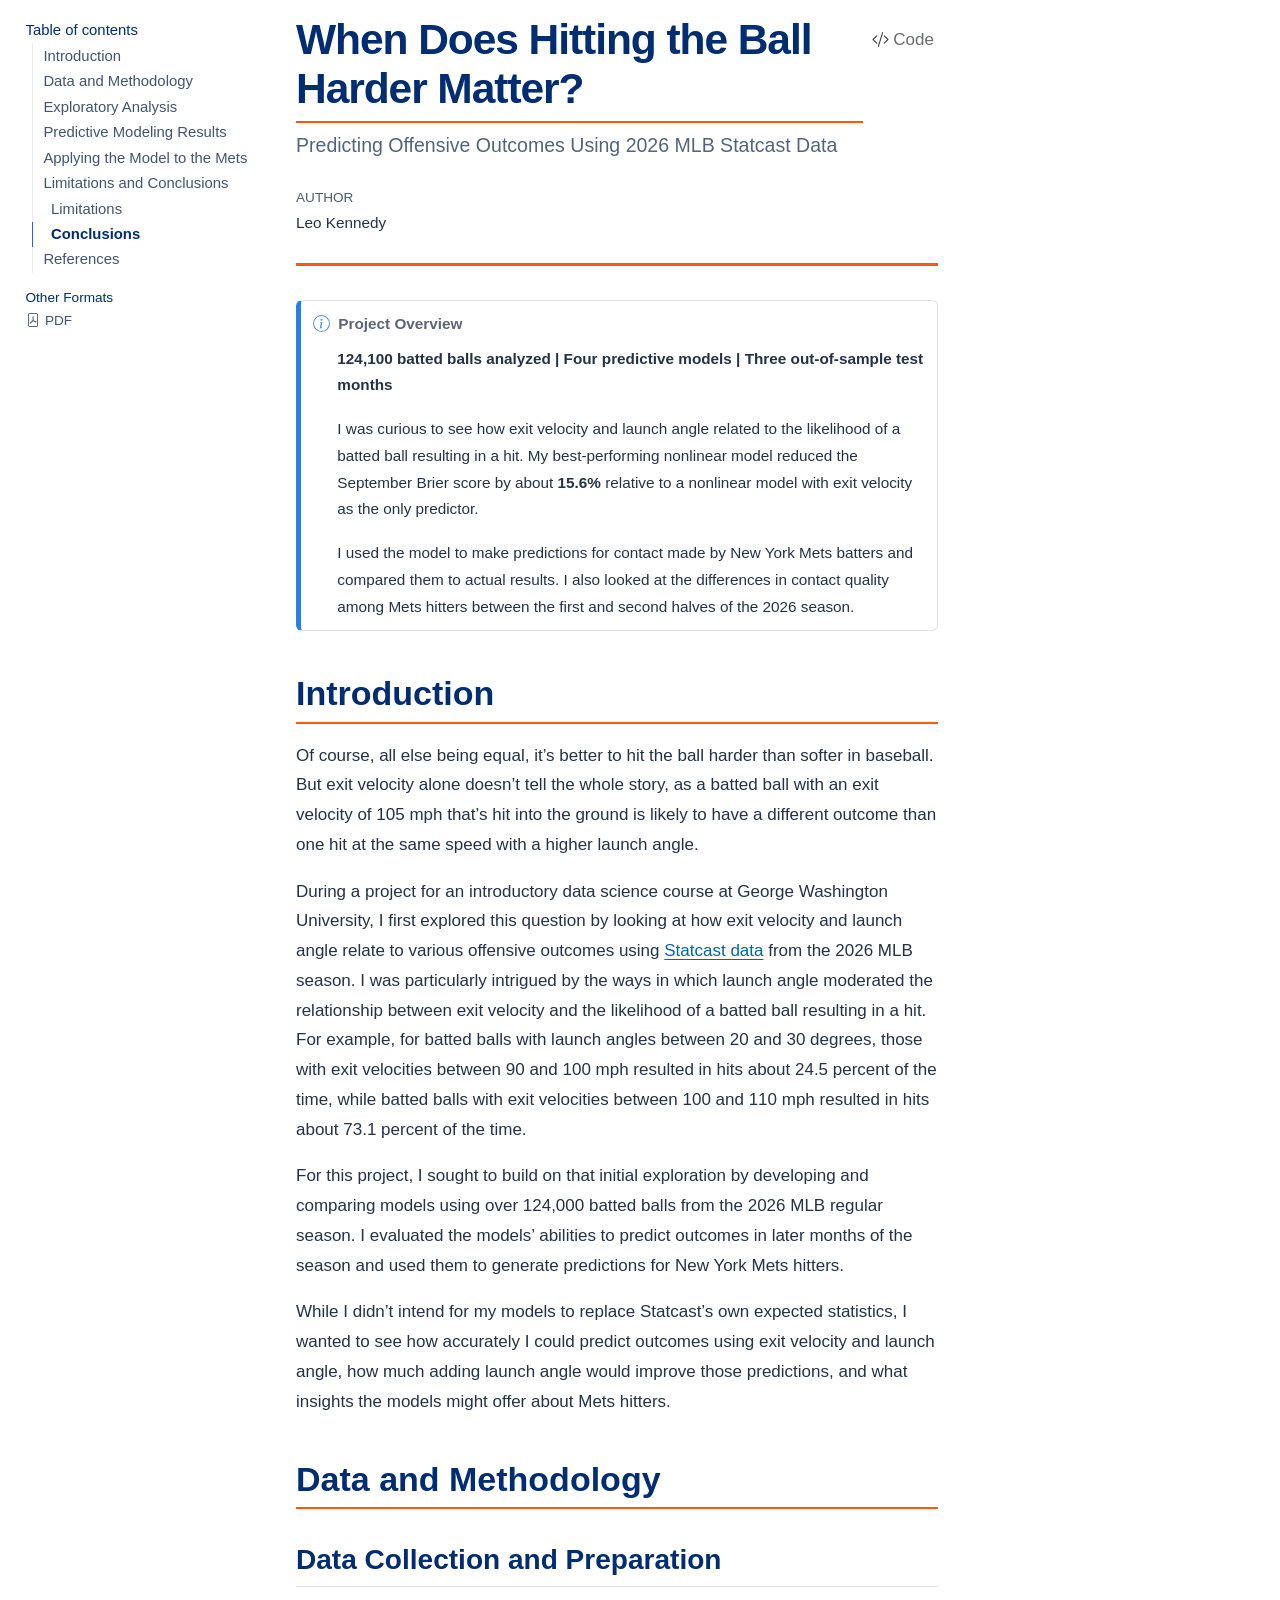
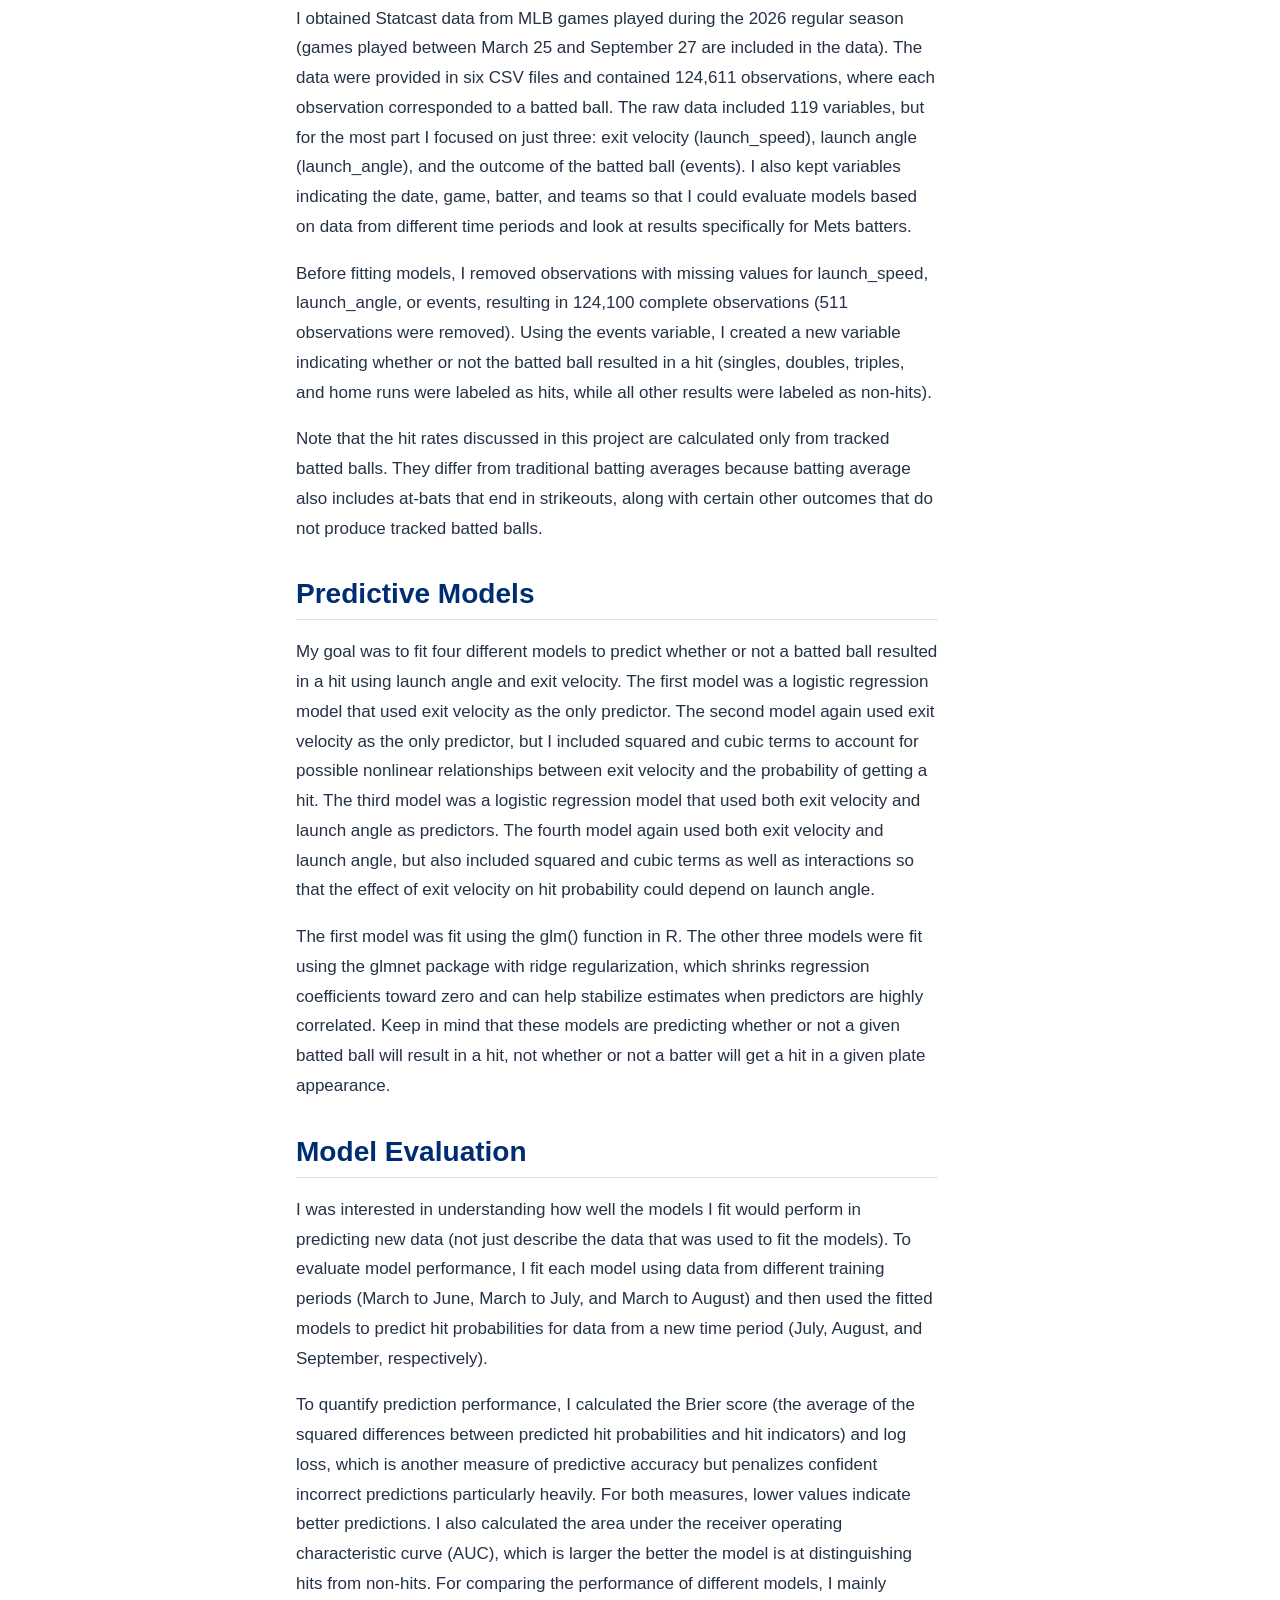
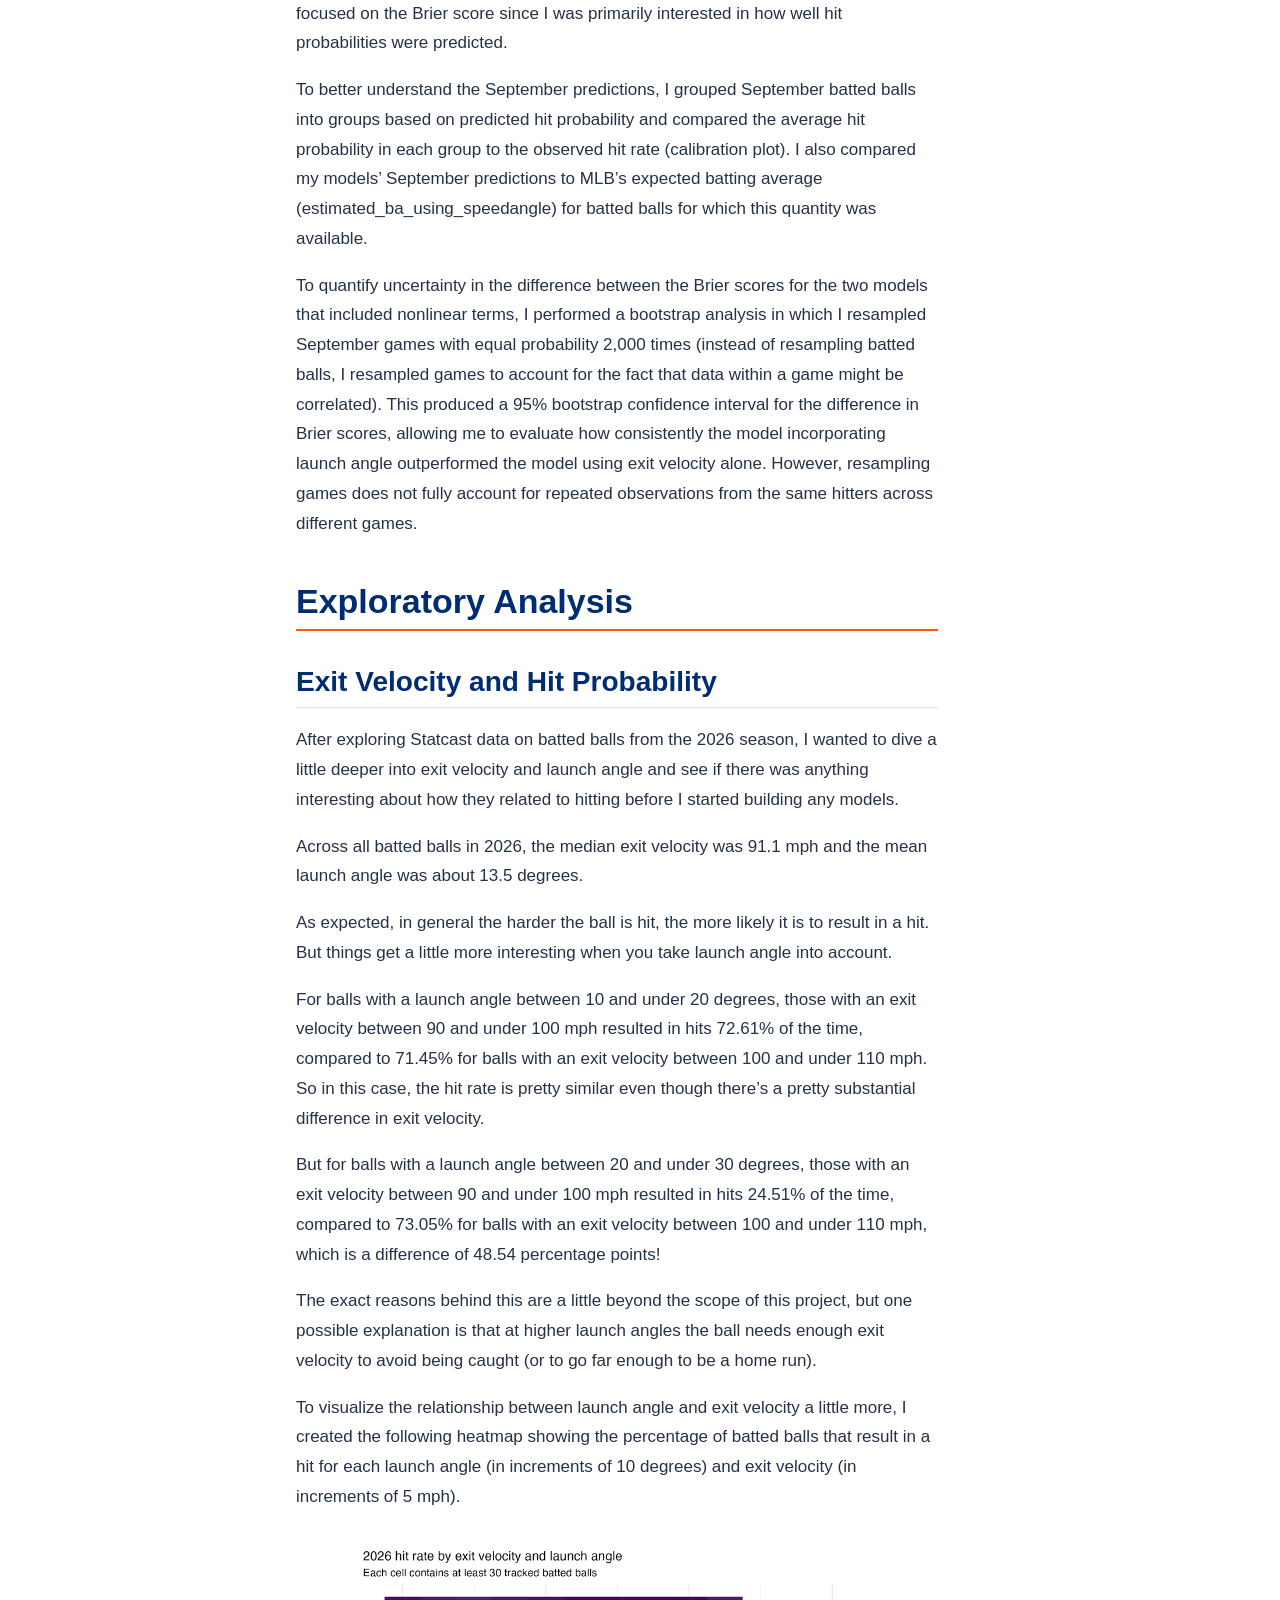
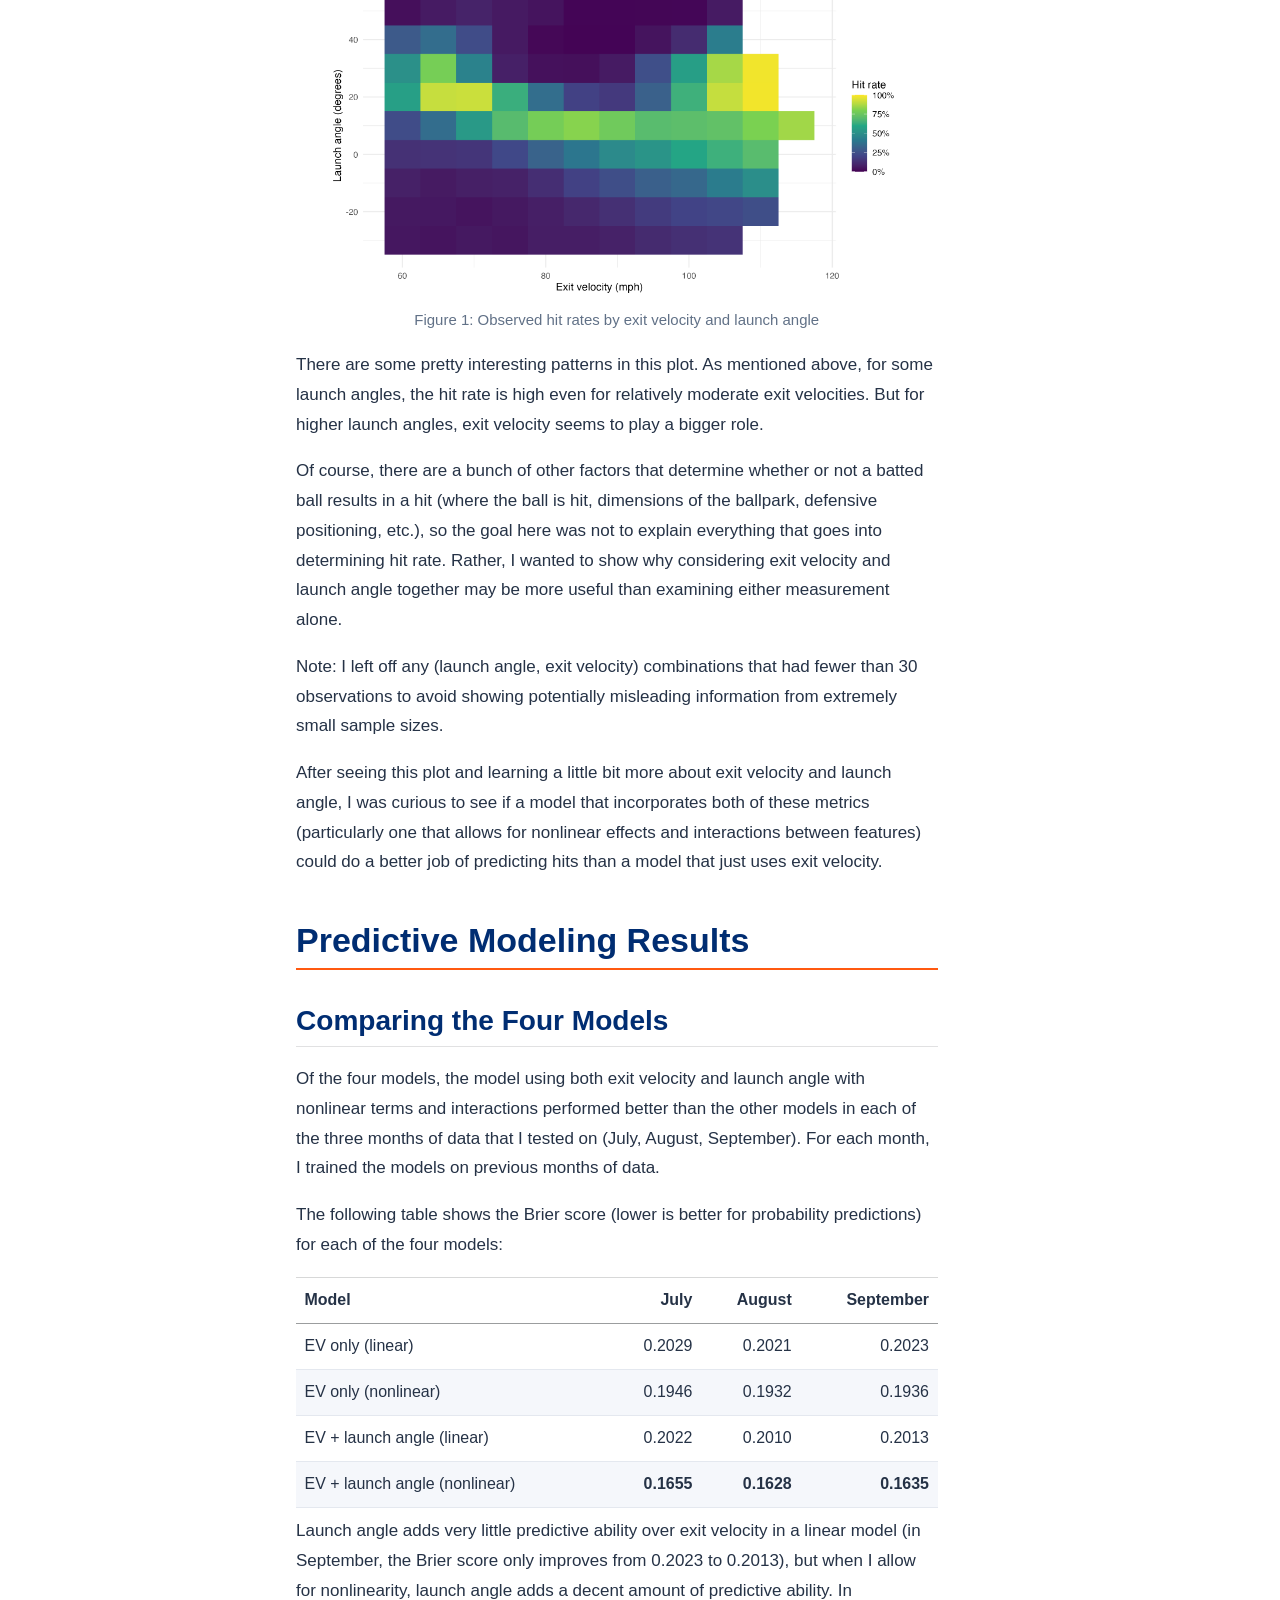
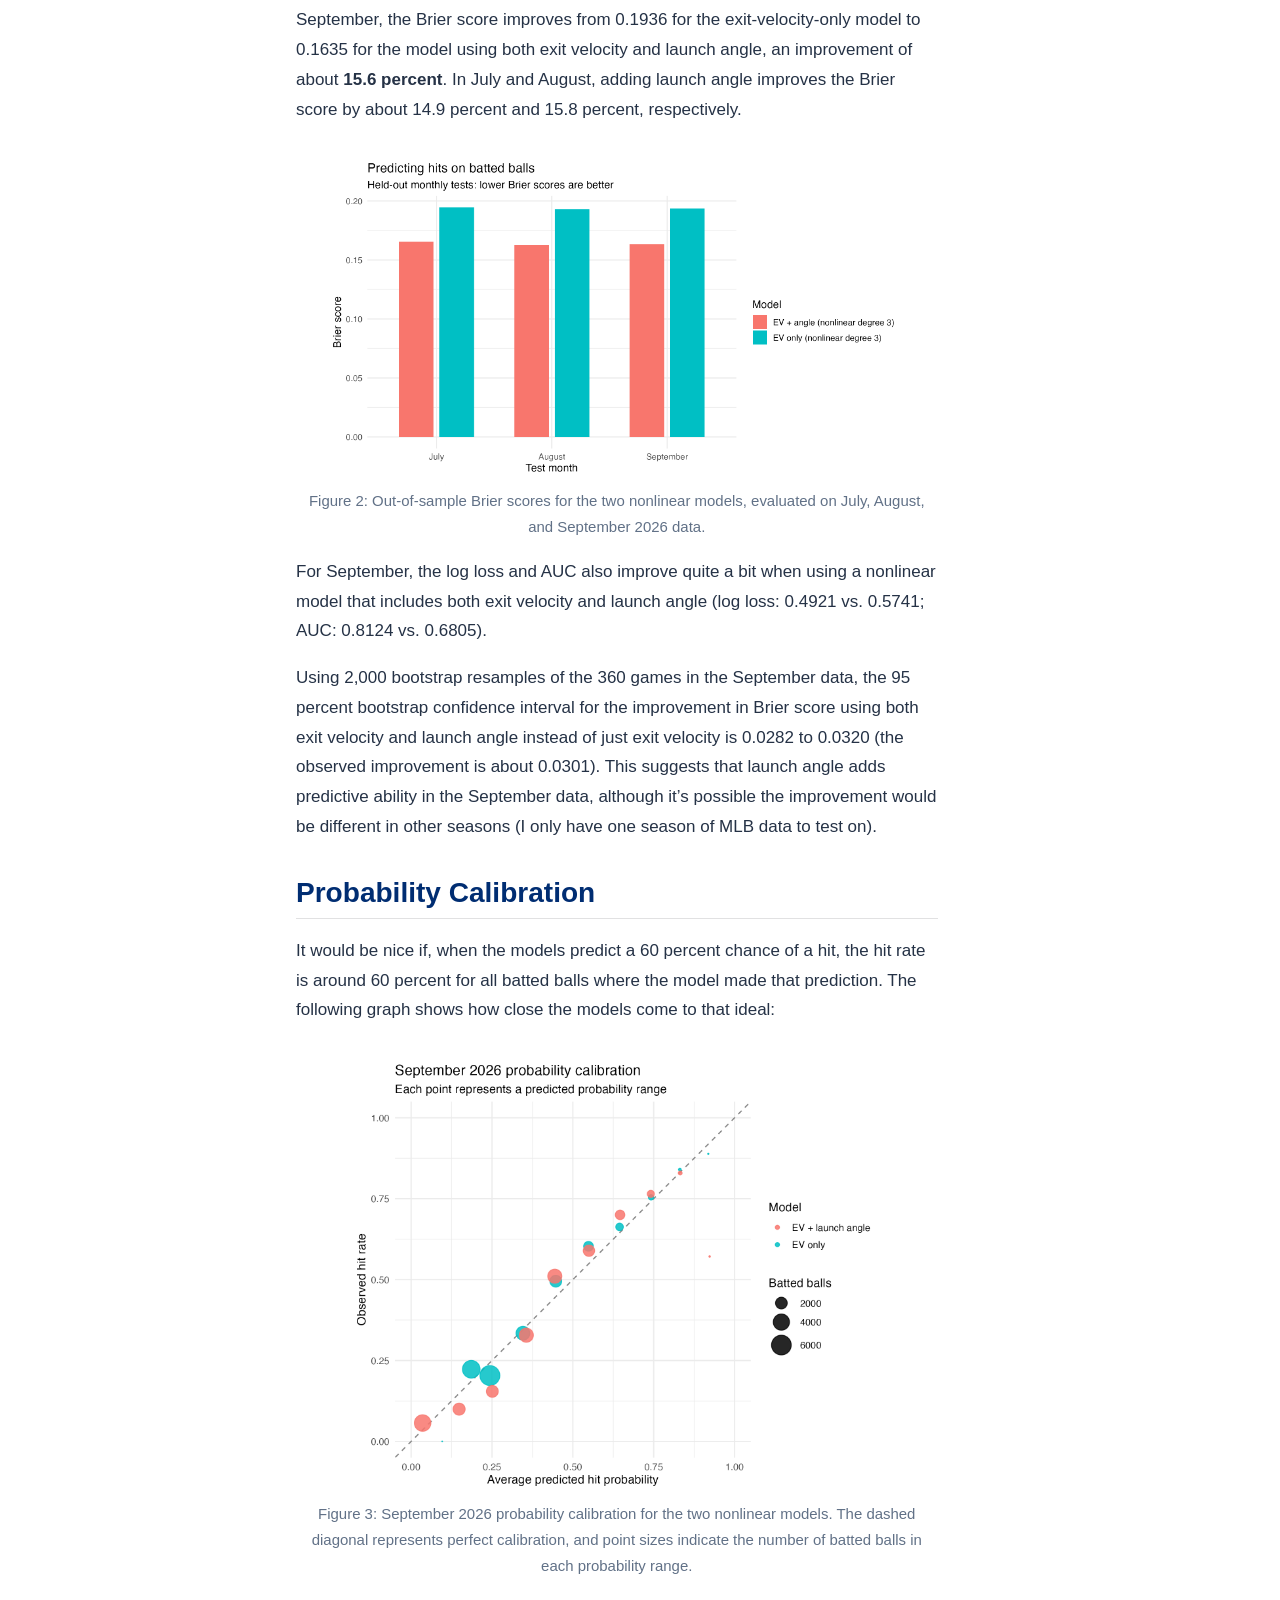
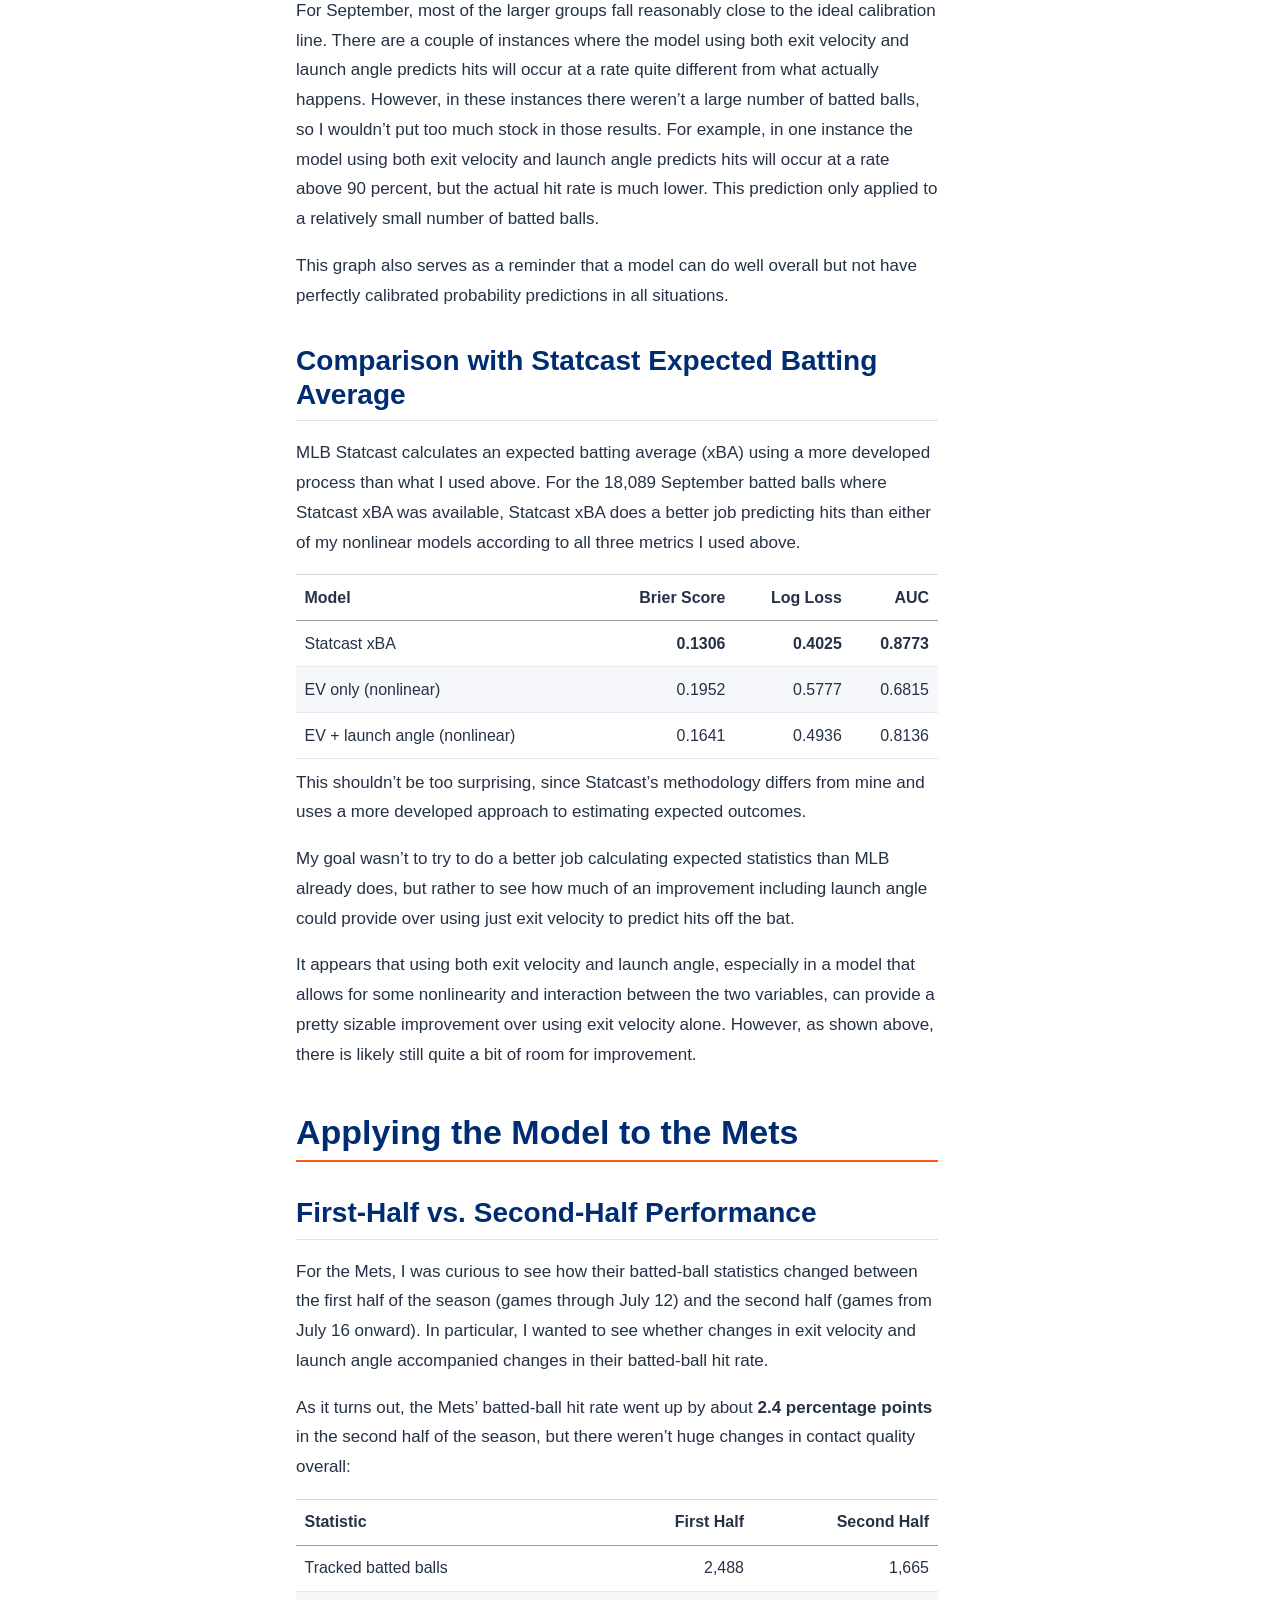
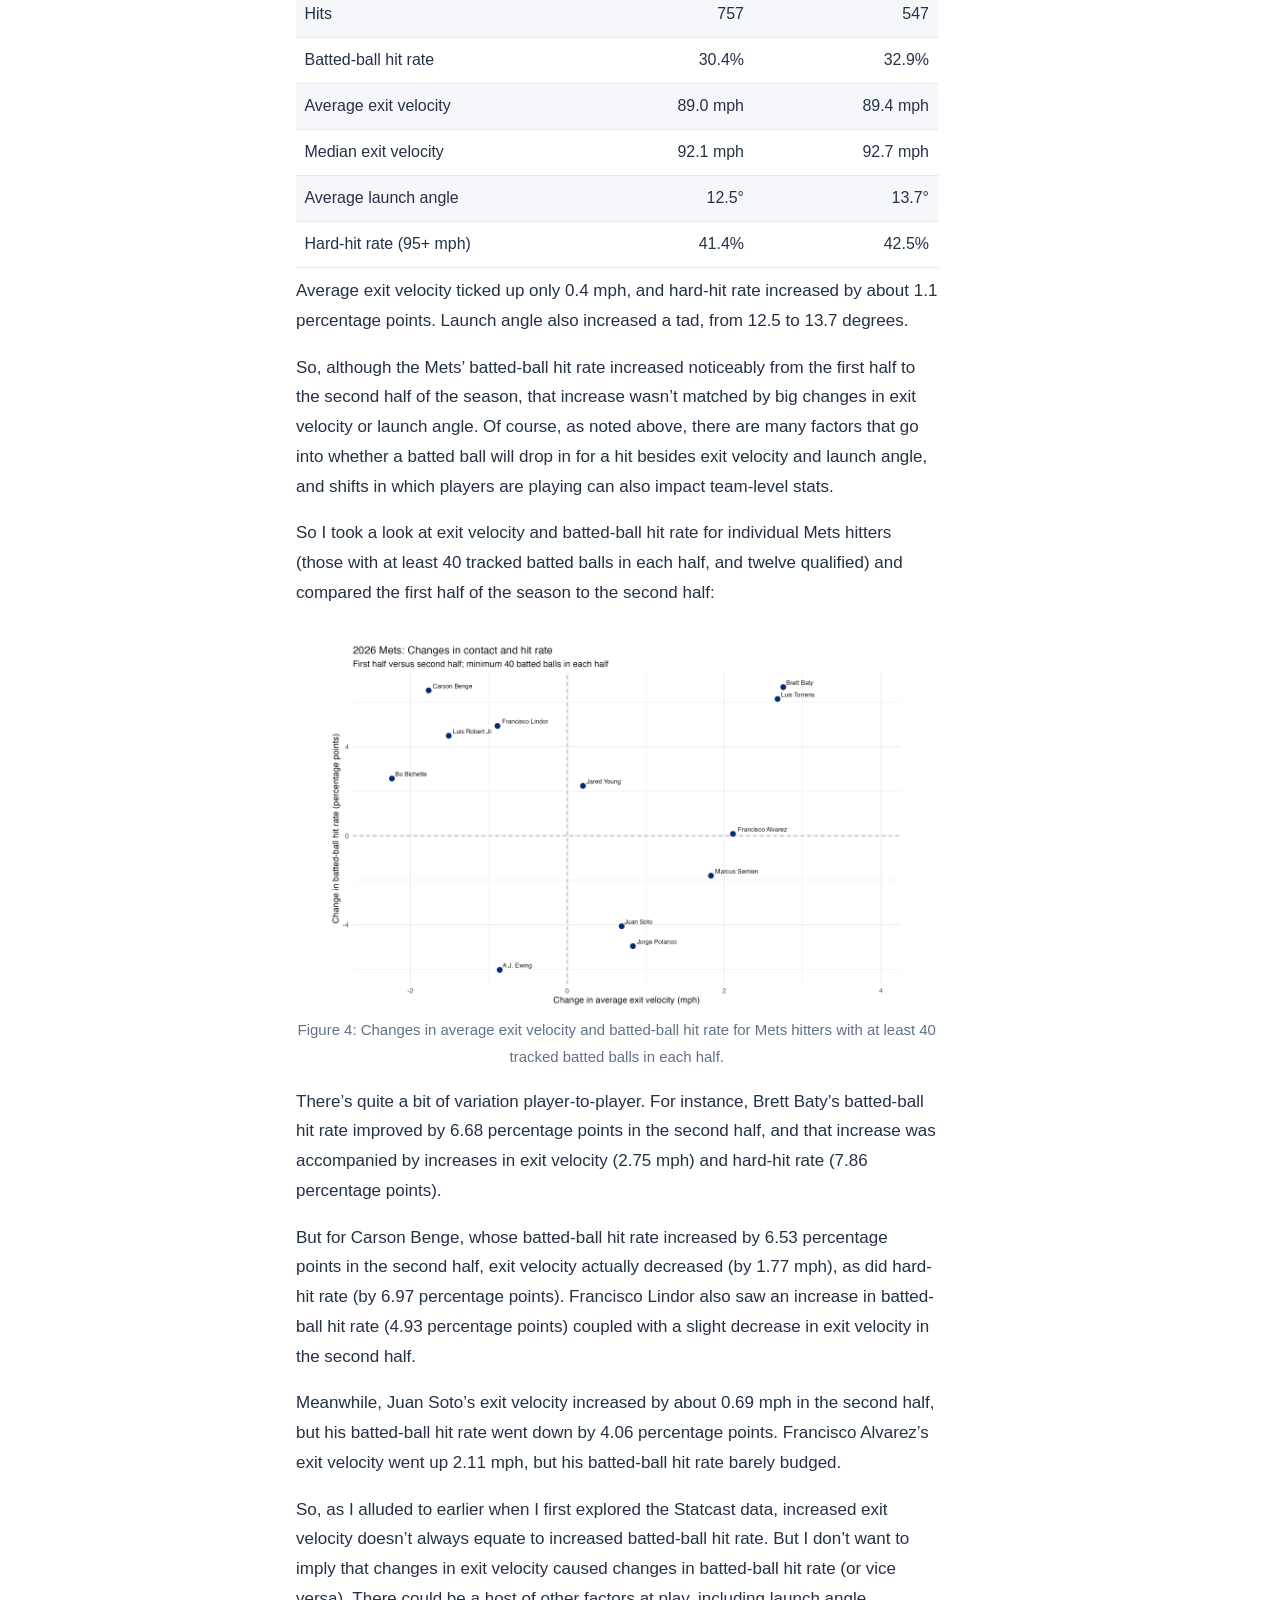
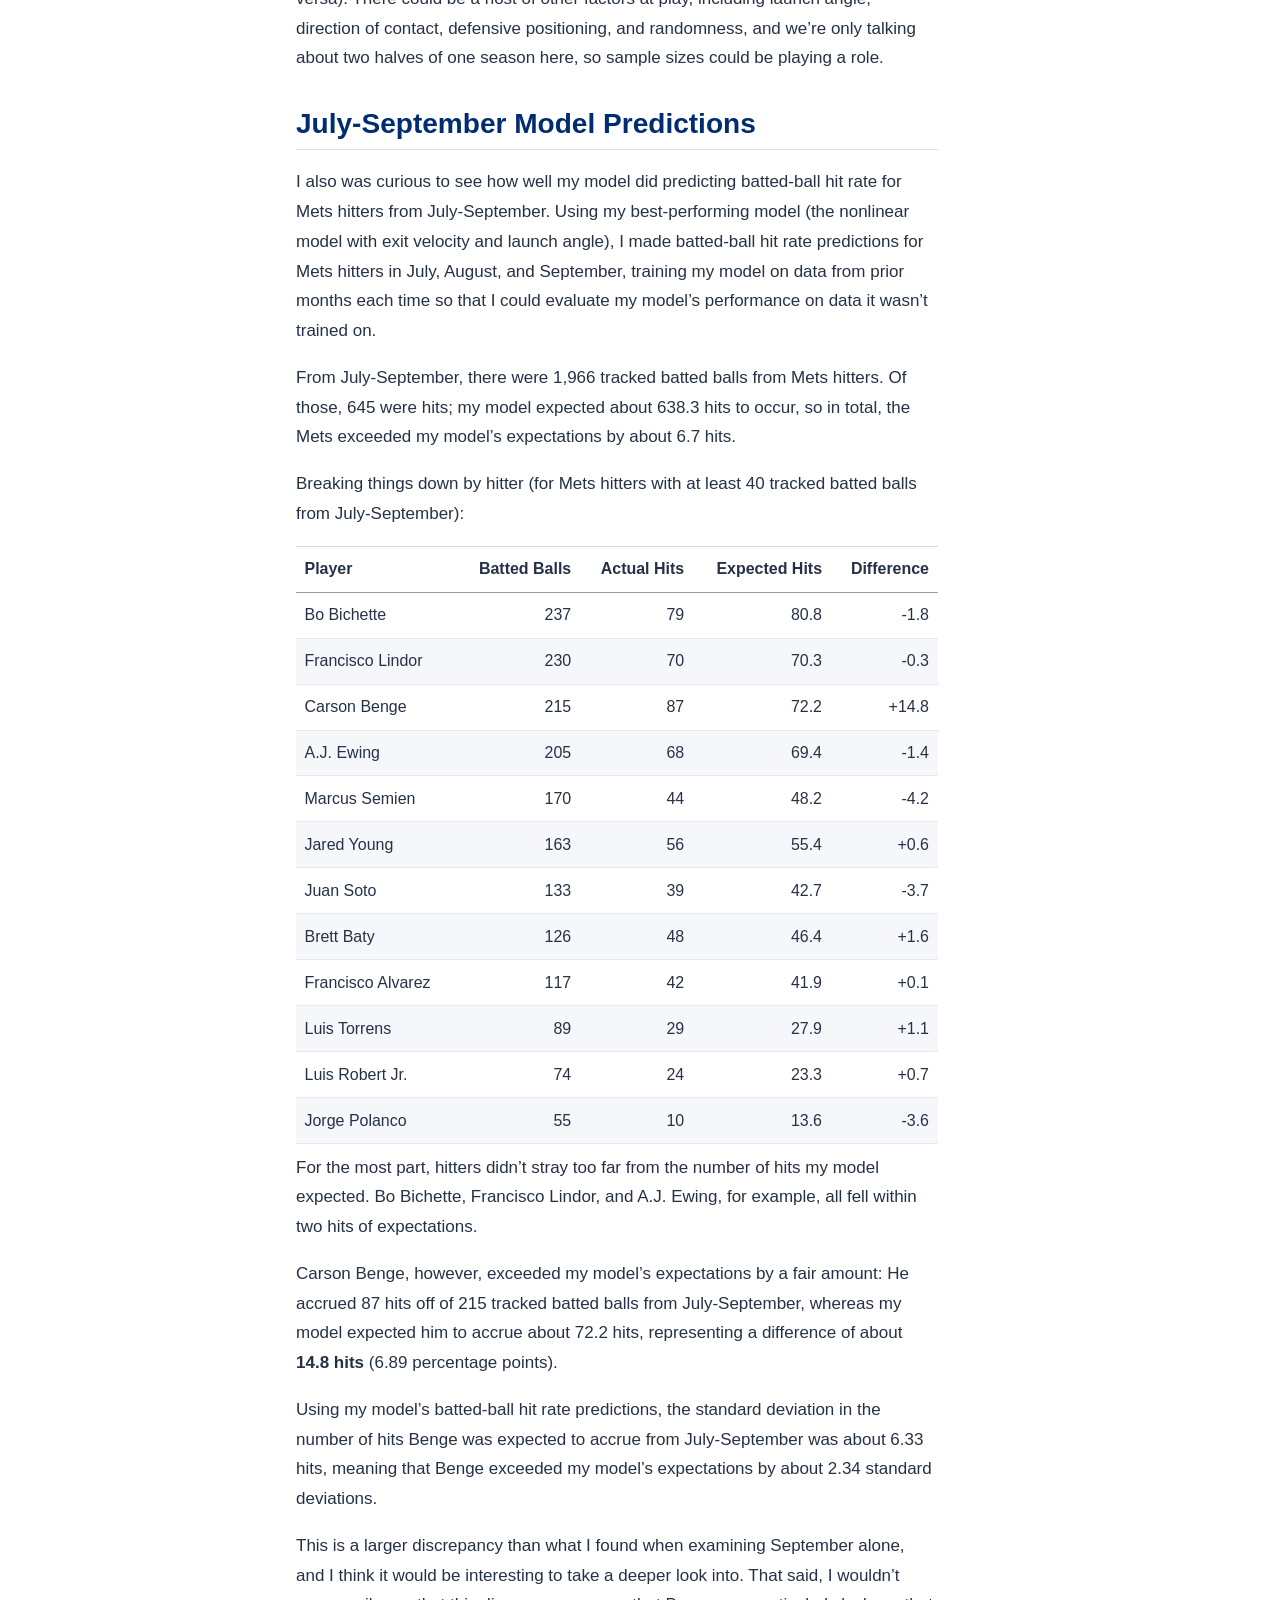
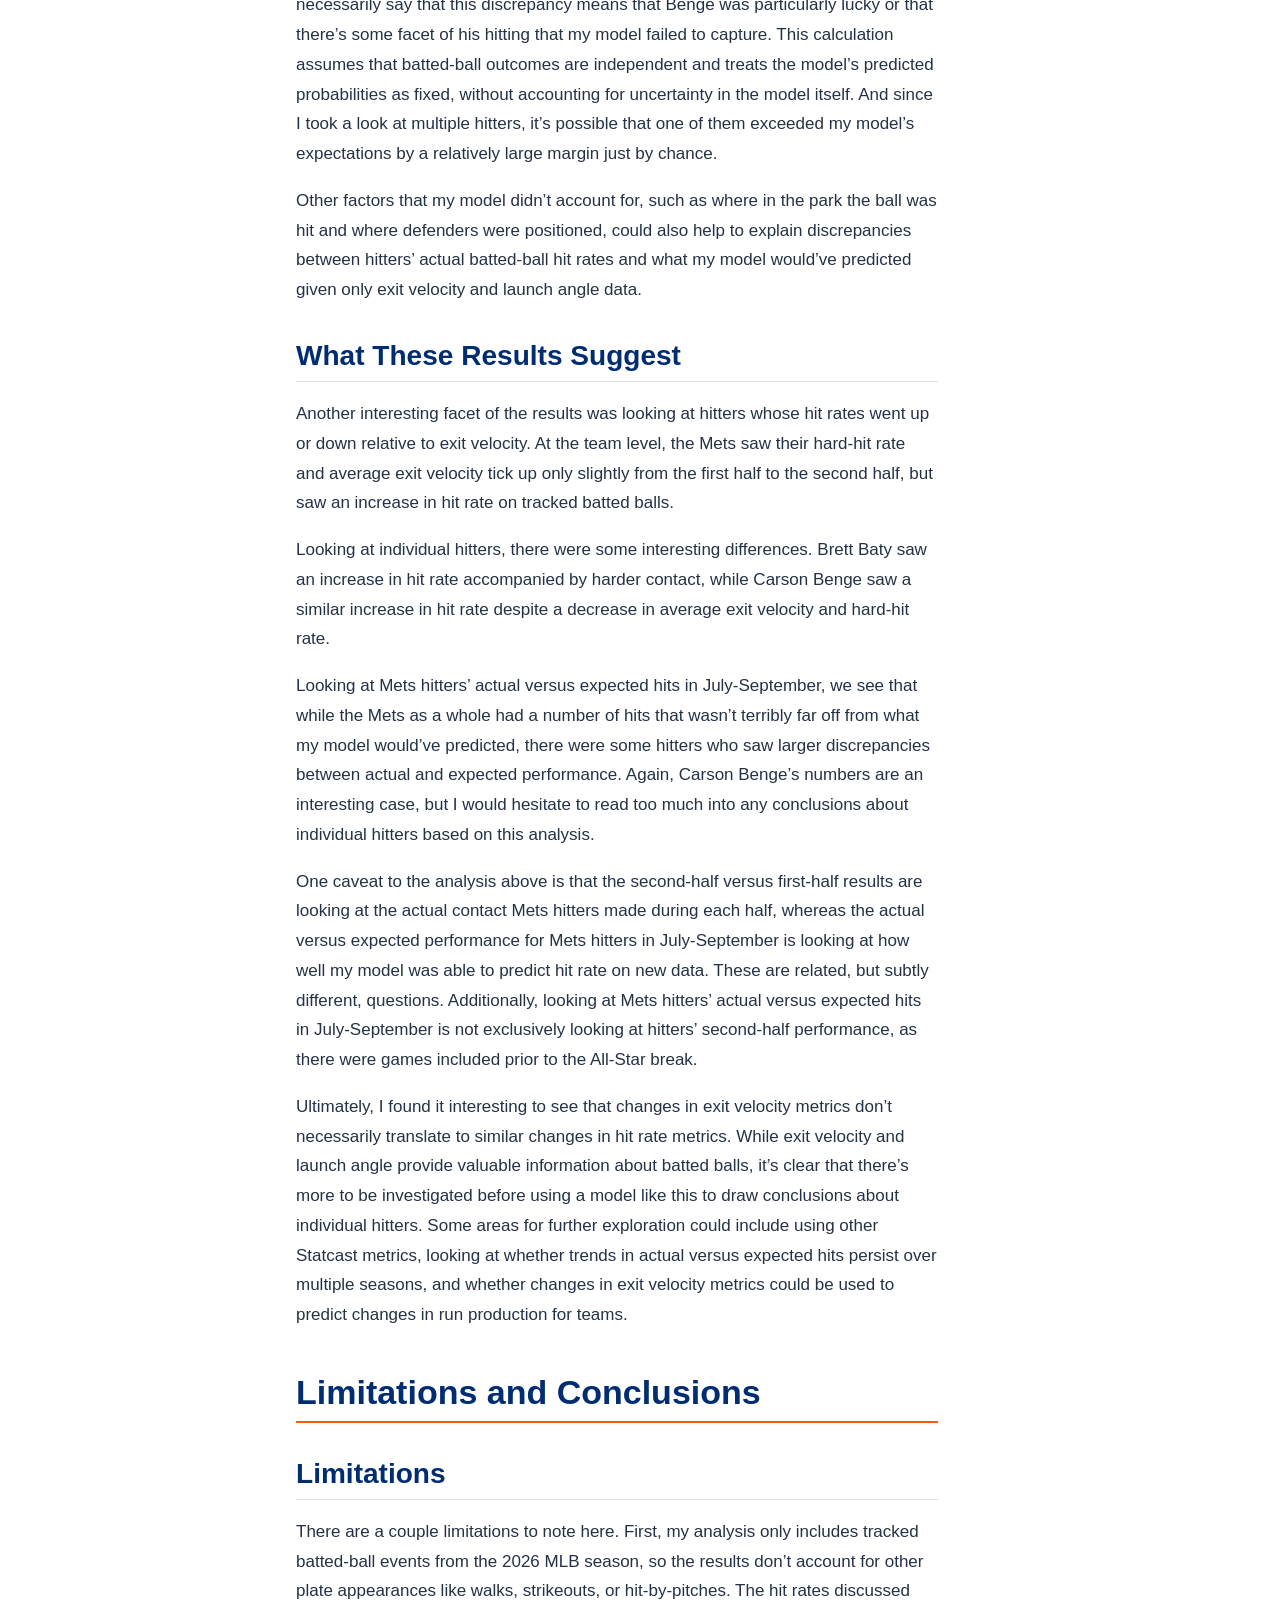
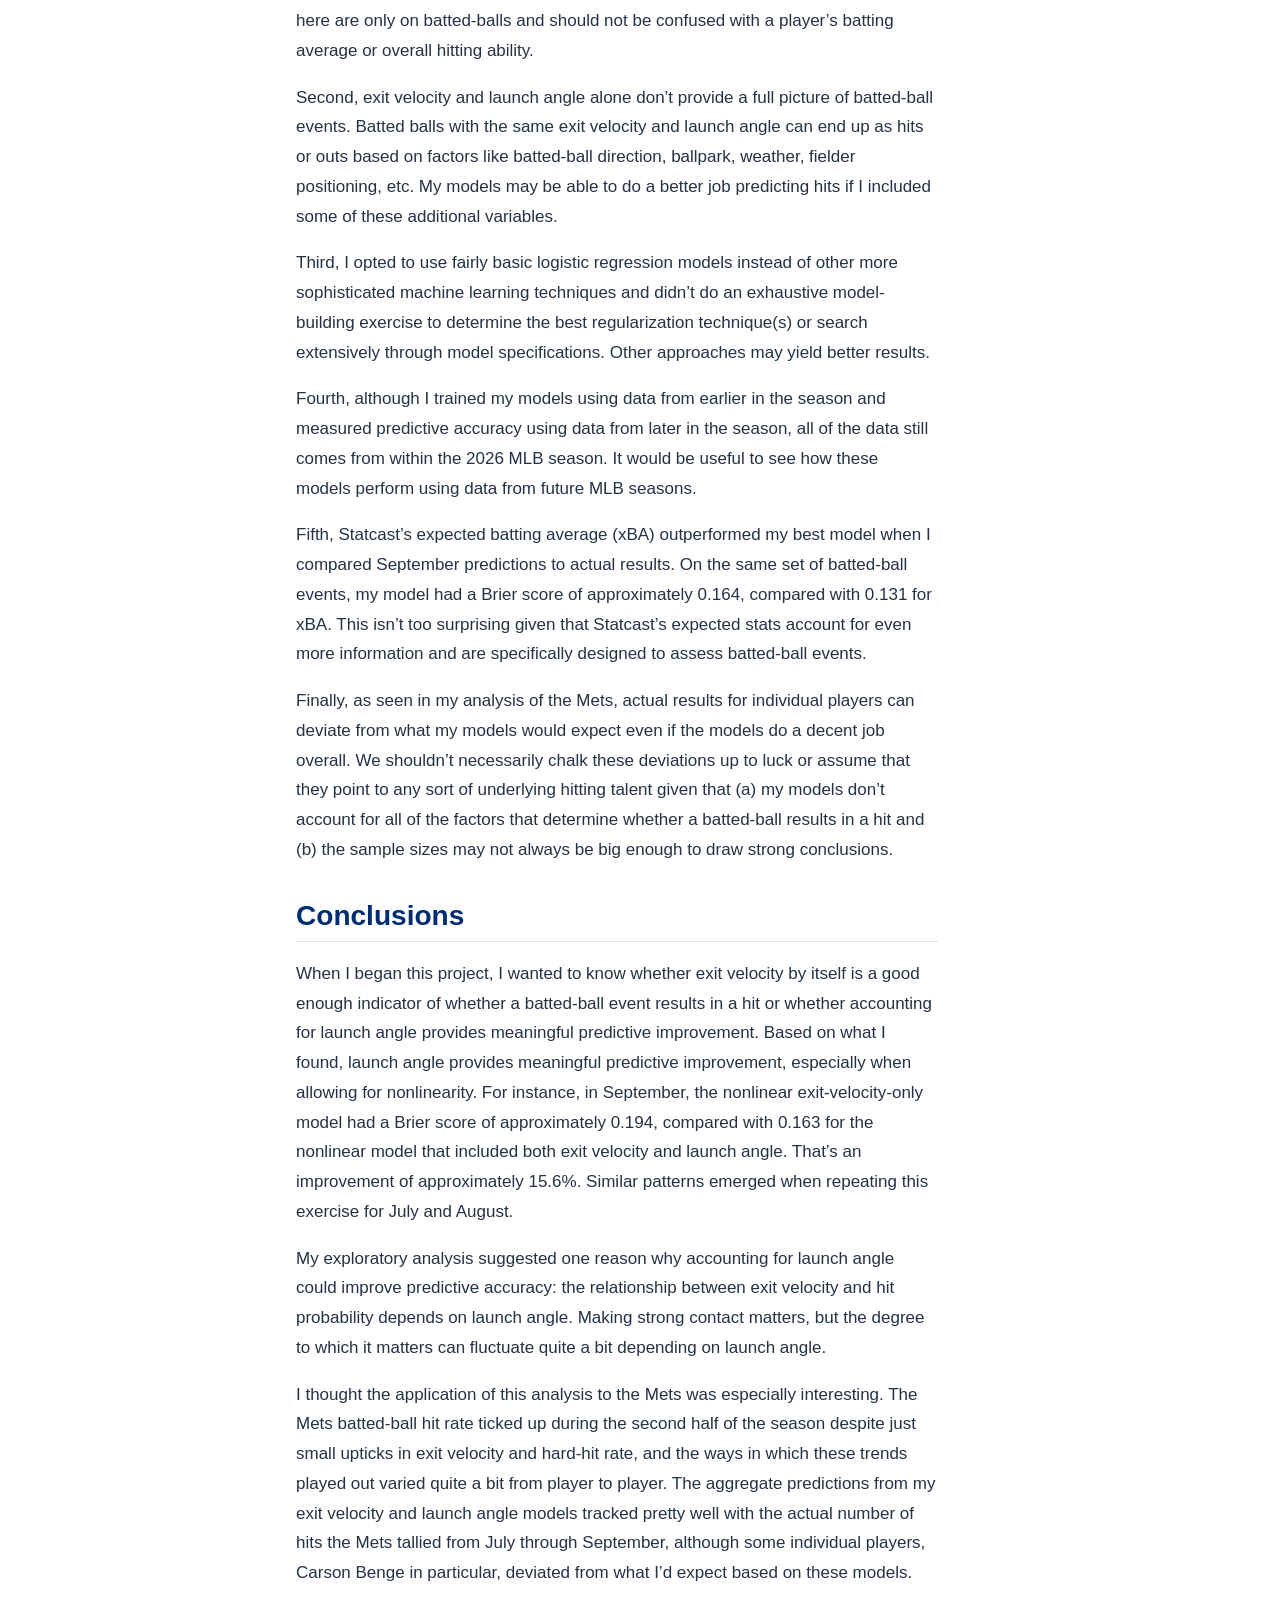
<file: index.html>
<!DOCTYPE html>
<html xmlns="http://www.w3.org/1999/xhtml" lang="en" xml:lang="en"><head>

<meta charset="utf-8">
<meta name="generator" content="quarto-1.10.18">

<meta name="viewport" content="width=device-width, initial-scale=1.0, user-scalable=yes">

<meta name="author" content="Leo Kennedy">

<title>When Does Hitting the Ball Harder Matter?</title>
<style>
/* Default styles provided by pandoc.
** See https://pandoc.org/MANUAL.html#variables-for-html for config info.
*/
span.smallcaps{font-variant: small-caps;}
div.columns{display: flex; gap: 1.5em;}
div.column{flex: auto;}
@media screen {
div.columns{gap: min(4vw, 1.5em);}
div.column{overflow-x: auto;}
}
div.hanging-indent{margin-left: 1.5em; text-indent: -1.5em;}
ul.task-list{list-style: none;}
ul.task-list li input[type="checkbox"] {
  width: 0.8em;
  margin: 0 0.8em 0.2em -1em; /* quarto-specific, see https://github.com/quarto-dev/quarto-cli/issues/4556 */ 
  vertical-align: middle;
}
/* CSS for syntax highlighting */
html { -webkit-text-size-adjust: 100%; }
pre > code.sourceCode { white-space: pre; position: relative; }
pre > code.sourceCode > span { display: inline-block; line-height: 1.25; }
pre > code.sourceCode > span:empty { height: 1.2em; }
.sourceCode { overflow: visible; }
code.sourceCode > span { color: inherit; text-decoration: inherit; }
div.sourceCode { margin: 1em 0; }
pre.sourceCode { margin: 0; }
@media screen {
div.sourceCode { overflow: auto; }
}
@media print {
pre > code.sourceCode { white-space: pre-wrap; }
pre > code.sourceCode > span { text-indent: -5em; padding-left: 5em; }
}
pre.numberSource code
  { counter-reset: source-line 0; }
pre.numberSource code > span
  { position: relative; left: -4em; counter-increment: source-line; }
pre.numberSource code > span > a:first-child::before
  { content: counter(source-line);
    position: relative; left: -1em; text-align: right; vertical-align: baseline;
    border: none; display: inline-block;
    -webkit-touch-callout: none; -webkit-user-select: none;
    -khtml-user-select: none; -moz-user-select: none;
    -ms-user-select: none; user-select: none;
    padding: 0 4px; width: 4em;
  }
pre.numberSource { margin-left: 3em;  padding-left: 4px; }
div.sourceCode
  {   }
@media screen {
pre > code.sourceCode > span > a:first-child::before { text-decoration: underline; }
}
</style>


<script src="report_files/libs/clipboard/clipboard.min.js"></script>
<script src="report_files/libs/quarto-html/quarto.js" type="module"></script>
<script src="report_files/libs/quarto-html/tabsets/tabsets.js" type="module"></script>
<script src="report_files/libs/quarto-html/popper.min.js"></script>
<script src="report_files/libs/quarto-html/tippy.umd.min.js"></script>
<script src="report_files/libs/quarto-html/anchor.min.js"></script>
<link href="report_files/libs/quarto-html/tippy.css" rel="stylesheet">
<link href="report_files/libs/quarto-html/quarto-syntax-highlighting-64a204ab8560d761af7679ceaba22944.css" rel="stylesheet" id="quarto-text-highlighting-styles">
<script src="report_files/libs/bootstrap/bootstrap.min.js"></script>
<link href="report_files/libs/bootstrap/bootstrap-icons.css" rel="stylesheet">
<link href="report_files/libs/bootstrap/bootstrap-c2e55264ed47ce3b2e0326a2269f9400.min.css" rel="stylesheet" append-hash="true" id="quarto-bootstrap" data-mode="light">
<style>html{ scroll-behavior: smooth; }</style>


<link rel="stylesheet" href="styles.css">
</head>

<body class="quarto-light">

<div id="quarto-content" class="page-columns page-rows-contents page-layout-article toc-left">
<div id="quarto-sidebar-toc-left" class="sidebar toc-left">
  <nav id="TOC" role="doc-toc" class="toc-active">
    <h2 id="toc-title">Table of contents</h2>
   
  <ul class="collapse">
  <li><a href="#introduction" id="toc-introduction" class="nav-link active" data-scroll-target="#introduction">Introduction</a></li>
  <li><a href="#data-and-methodology" id="toc-data-and-methodology" class="nav-link" data-scroll-target="#data-and-methodology">Data and Methodology</a>
  <ul class="collapse">
  <li><a href="#data-collection-and-preparation" id="toc-data-collection-and-preparation" class="nav-link" data-scroll-target="#data-collection-and-preparation">Data Collection and Preparation</a></li>
  <li><a href="#predictive-models" id="toc-predictive-models" class="nav-link" data-scroll-target="#predictive-models">Predictive Models</a></li>
  <li><a href="#model-evaluation" id="toc-model-evaluation" class="nav-link" data-scroll-target="#model-evaluation">Model Evaluation</a></li>
  </ul></li>
  <li><a href="#exploratory-analysis" id="toc-exploratory-analysis" class="nav-link" data-scroll-target="#exploratory-analysis">Exploratory Analysis</a>
  <ul class="collapse">
  <li><a href="#exit-velocity-and-hit-probability" id="toc-exit-velocity-and-hit-probability" class="nav-link" data-scroll-target="#exit-velocity-and-hit-probability">Exit Velocity and Hit Probability</a></li>
  </ul></li>
  <li><a href="#predictive-modeling-results" id="toc-predictive-modeling-results" class="nav-link" data-scroll-target="#predictive-modeling-results">Predictive Modeling Results</a>
  <ul class="collapse">
  <li><a href="#comparing-the-four-models" id="toc-comparing-the-four-models" class="nav-link" data-scroll-target="#comparing-the-four-models">Comparing the Four Models</a></li>
  <li><a href="#probability-calibration" id="toc-probability-calibration" class="nav-link" data-scroll-target="#probability-calibration">Probability Calibration</a></li>
  <li><a href="#comparison-with-statcast-expected-batting-average" id="toc-comparison-with-statcast-expected-batting-average" class="nav-link" data-scroll-target="#comparison-with-statcast-expected-batting-average">Comparison with Statcast Expected Batting Average</a></li>
  </ul></li>
  <li><a href="#applying-the-model-to-the-mets" id="toc-applying-the-model-to-the-mets" class="nav-link" data-scroll-target="#applying-the-model-to-the-mets">Applying the Model to the Mets</a>
  <ul class="collapse">
  <li><a href="#first-half-vs.-second-half-performance" id="toc-first-half-vs.-second-half-performance" class="nav-link" data-scroll-target="#first-half-vs.-second-half-performance">First-Half vs.&nbsp;Second-Half Performance</a></li>
  <li><a href="#july-september-model-predictions" id="toc-july-september-model-predictions" class="nav-link" data-scroll-target="#july-september-model-predictions">July-September Model Predictions</a></li>
  <li><a href="#what-these-results-suggest" id="toc-what-these-results-suggest" class="nav-link" data-scroll-target="#what-these-results-suggest">What These Results Suggest</a></li>
  </ul></li>
  <li><a href="#limitations-and-conclusions" id="toc-limitations-and-conclusions" class="nav-link" data-scroll-target="#limitations-and-conclusions">Limitations and Conclusions</a>
  <ul class="collapse">
  <li><a href="#limitations" id="toc-limitations" class="nav-link" data-scroll-target="#limitations">Limitations</a></li>
  <li><a href="#conclusions" id="toc-conclusions" class="nav-link" data-scroll-target="#conclusions">Conclusions</a></li>
  </ul></li>
  <li><a href="#references" id="toc-references" class="nav-link" data-scroll-target="#references">References</a>
  <ul class="collapse">
  <li><a href="#r-and-software-packages" id="toc-r-and-software-packages" class="nav-link" data-scroll-target="#r-and-software-packages">R and Software Packages</a></li>
  <li><a href="#data-source" id="toc-data-source" class="nav-link" data-scroll-target="#data-source">Data Source</a></li>
  </ul></li>
  </ul>
<div class="quarto-alternate-formats"><h2>Other Formats</h2><ul><li><a href="report.pdf"><i class="bi bi-file-pdf"></i>PDF</a></li></ul></div></nav>
</div>
<div id="quarto-margin-sidebar" class="sidebar margin-sidebar zindex-bottom">
</div>
<main class="content" id="quarto-document-content">

<header id="title-block-header" class="quarto-title-block default">
<div class="quarto-title">
<div class="quarto-title-block"><div><h1 class="title">When Does Hitting the Ball Harder Matter?</h1><button type="button" class="btn code-tools-button" id="quarto-code-tools-source"><i class="bi"></i> Code</button></div></div>
<p class="subtitle lead">Predicting Offensive Outcomes Using 2026 MLB Statcast Data</p>
</div>



<div class="quarto-title-meta">

    <div>
    <div class="quarto-title-meta-heading">Author</div>
    <div class="quarto-title-meta-contents">
             <p>Leo Kennedy </p>
          </div>
  </div>
    
  
    
  </div>
  


</header>


<div class="callout callout-style-simple callout-note callout-titled">
<div class="callout-header d-flex align-content-center">
<div class="callout-icon-container">
<i class="callout-icon"></i>
</div>
<div class="callout-title-container flex-fill">
<span class="screen-reader-only">Note</span>Project Overview
</div>
</div>
<div class="callout-body-container callout-body">
<p><strong>124,100 batted balls analyzed | Four predictive models | Three out-of-sample test months</strong></p>
<p>I was curious to see how exit velocity and launch angle related to the likelihood of a batted ball resulting in a hit. My best-performing nonlinear model reduced the September Brier score by about <strong>15.6%</strong> relative to a nonlinear model with exit velocity as the only predictor.</p>
<p>I used the model to make predictions for contact made by New York Mets batters and compared them to actual results. I also looked at the differences in contact quality among Mets hitters between the first and second halves of the 2026 season.</p>
</div>
</div>
<section id="introduction" class="level1">
<h1>Introduction</h1>
<p>Of course, all else being equal, it’s better to hit the ball harder than softer in baseball. But exit velocity alone doesn’t tell the whole story, as a batted ball with an exit velocity of 105 mph that’s hit into the ground is likely to have a different outcome than one hit at the same speed with a higher launch angle.</p>
<p>During a project for an introductory data science course at George Washington University, I first explored this question by looking at how exit velocity and launch angle relate to various offensive outcomes using <a href="https://baseballsavant.mlb.com/statcast_search">Statcast data</a> from the 2026 MLB season. I was particularly intrigued by the ways in which launch angle moderated the relationship between exit velocity and the likelihood of a batted ball resulting in a hit. For example, for batted balls with launch angles between 20 and 30 degrees, those with exit velocities between 90 and 100 mph resulted in hits about 24.5 percent of the time, while batted balls with exit velocities between 100 and 110 mph resulted in hits about 73.1 percent of the time.</p>
<p>For this project, I sought to build on that initial exploration by developing and comparing models using over 124,000 batted balls from the 2026 MLB regular season. I evaluated the models’ abilities to predict outcomes in later months of the season and used them to generate predictions for New York Mets hitters.</p>
<p>While I didn’t intend for my models to replace Statcast’s own expected statistics, I wanted to see how accurately I could predict outcomes using exit velocity and launch angle, how much adding launch angle would improve those predictions, and what insights the models might offer about Mets hitters.</p>
</section>
<section id="data-and-methodology" class="level1">
<h1>Data and Methodology</h1>
<section id="data-collection-and-preparation" class="level2">
<h2 class="anchored" data-anchor-id="data-collection-and-preparation">Data Collection and Preparation</h2>
<p>I obtained Statcast data from MLB games played during the 2026 regular season (games played between March 25 and September 27 are included in the data). The data were provided in six CSV files and contained 124,611 observations, where each observation corresponded to a batted ball. The raw data included 119 variables, but for the most part I focused on just three: exit velocity (launch_speed), launch angle (launch_angle), and the outcome of the batted ball (events). I also kept variables indicating the date, game, batter, and teams so that I could evaluate models based on data from different time periods and look at results specifically for Mets batters.</p>
<p>Before fitting models, I removed observations with missing values for launch_speed, launch_angle, or events, resulting in 124,100 complete observations (511 observations were removed). Using the events variable, I created a new variable indicating whether or not the batted ball resulted in a hit (singles, doubles, triples, and home runs were labeled as hits, while all other results were labeled as non-hits).</p>
<p>Note that the hit rates discussed in this project are calculated only from tracked batted balls. They differ from traditional batting averages because batting average also includes at-bats that end in strikeouts, along with certain other outcomes that do not produce tracked batted balls.</p>
</section>
<section id="predictive-models" class="level2">
<h2 class="anchored" data-anchor-id="predictive-models">Predictive Models</h2>
<p>My goal was to fit four different models to predict whether or not a batted ball resulted in a hit using launch angle and exit velocity. The first model was a logistic regression model that used exit velocity as the only predictor. The second model again used exit velocity as the only predictor, but I included squared and cubic terms to account for possible nonlinear relationships between exit velocity and the probability of getting a hit. The third model was a logistic regression model that used both exit velocity and launch angle as predictors. The fourth model again used both exit velocity and launch angle, but also included squared and cubic terms as well as interactions so that the effect of exit velocity on hit probability could depend on launch angle.</p>
<p>The first model was fit using the glm() function in R. The other three models were fit using the glmnet package with ridge regularization, which shrinks regression coefficients toward zero and can help stabilize estimates when predictors are highly correlated. Keep in mind that these models are predicting whether or not a given batted ball will result in a hit, not whether or not a batter will get a hit in a given plate appearance.</p>
</section>
<section id="model-evaluation" class="level2">
<h2 class="anchored" data-anchor-id="model-evaluation">Model Evaluation</h2>
<p>I was interested in understanding how well the models I fit would perform in predicting new data (not just describe the data that was used to fit the models). To evaluate model performance, I fit each model using data from different training periods (March to June, March to July, and March to August) and then used the fitted models to predict hit probabilities for data from a new time period (July, August, and September, respectively).</p>
<p>To quantify prediction performance, I calculated the Brier score (the average of the squared differences between predicted hit probabilities and hit indicators) and log loss, which is another measure of predictive accuracy but penalizes confident incorrect predictions particularly heavily. For both measures, lower values indicate better predictions. I also calculated the area under the receiver operating characteristic curve (AUC), which is larger the better the model is at distinguishing hits from non-hits. For comparing the performance of different models, I mainly focused on the Brier score since I was primarily interested in how well hit probabilities were predicted.</p>
<p>To better understand the September predictions, I grouped September batted balls into groups based on predicted hit probability and compared the average hit probability in each group to the observed hit rate (calibration plot). I also compared my models’ September predictions to MLB’s expected batting average (estimated_ba_using_speedangle) for batted balls for which this quantity was available.</p>
<p>To quantify uncertainty in the difference between the Brier scores for the two models that included nonlinear terms, I performed a bootstrap analysis in which I resampled September games with equal probability 2,000 times (instead of resampling batted balls, I resampled games to account for the fact that data within a game might be correlated). This produced a 95% bootstrap confidence interval for the difference in Brier scores, allowing me to evaluate how consistently the model incorporating launch angle outperformed the model using exit velocity alone. However, resampling games does not fully account for repeated observations from the same hitters across different games.</p>
</section>
</section>
<section id="exploratory-analysis" class="level1">
<h1>Exploratory Analysis</h1>
<section id="exit-velocity-and-hit-probability" class="level2">
<h2 class="anchored" data-anchor-id="exit-velocity-and-hit-probability">Exit Velocity and Hit Probability</h2>
<p>After exploring Statcast data on batted balls from the 2026 season, I wanted to dive a little deeper into exit velocity and launch angle and see if there was anything interesting about how they related to hitting before I started building any models.</p>
<p>Across all batted balls in 2026, the median exit velocity was 91.1 mph and the mean launch angle was about 13.5 degrees.</p>
<p>As expected, in general the harder the ball is hit, the more likely it is to result in a hit. But things get a little more interesting when you take launch angle into account.</p>
<p>For balls with a launch angle between 10 and under 20 degrees, those with an exit velocity between 90 and under 100 mph resulted in hits 72.61% of the time, compared to 71.45% for balls with an exit velocity between 100 and under 110 mph. So in this case, the hit rate is pretty similar even though there’s a pretty substantial difference in exit velocity.</p>
<p>But for balls with a launch angle between 20 and under 30 degrees, those with an exit velocity between 90 and under 100 mph resulted in hits 24.51% of the time, compared to 73.05% for balls with an exit velocity between 100 and under 110 mph, which is a difference of 48.54 percentage points!</p>
<p>The exact reasons behind this are a little beyond the scope of this project, but one possible explanation is that at higher launch angles the ball needs enough exit velocity to avoid being caught (or to go far enough to be a home run).</p>
<p>To visualize the relationship between launch angle and exit velocity a little more, I created the following heatmap showing the percentage of batted balls that result in a hit for each launch angle (in increments of 10 degrees) and exit velocity (in increments of 5 mph).</p>
<div id="fig-contact-heatmap" class="quarto-float quarto-figure quarto-figure-center anchored">
<figure class="quarto-float quarto-float-fig figure">
<div aria-describedby="fig-contact-heatmap-caption-0ceaefa1-69ba-4598-a22c-09a6ac19f8ca">
<img src="figures/contact_heatmap.png" class="img-fluid figure-img" style="width:90.0%">
</div>
<figcaption class="quarto-float-caption-bottom quarto-float-caption quarto-float-fig" id="fig-contact-heatmap-caption-0ceaefa1-69ba-4598-a22c-09a6ac19f8ca">
Figure&nbsp;1: Observed hit rates by exit velocity and launch angle
</figcaption>
</figure>
</div>
<p>There are some pretty interesting patterns in this plot. As mentioned above, for some launch angles, the hit rate is high even for relatively moderate exit velocities. But for higher launch angles, exit velocity seems to play a bigger role.</p>
<p>Of course, there are a bunch of other factors that determine whether or not a batted ball results in a hit (where the ball is hit, dimensions of the ballpark, defensive positioning, etc.), so the goal here was not to explain everything that goes into determining hit rate. Rather, I wanted to show why considering exit velocity and launch angle together may be more useful than examining either measurement alone.</p>
<p>Note: I left off any (launch angle, exit velocity) combinations that had fewer than 30 observations to avoid showing potentially misleading information from extremely small sample sizes.</p>
<p>After seeing this plot and learning a little bit more about exit velocity and launch angle, I was curious to see if a model that incorporates both of these metrics (particularly one that allows for nonlinear effects and interactions between features) could do a better job of predicting hits than a model that just uses exit velocity.</p>
</section>
</section>
<section id="predictive-modeling-results" class="level1">
<h1>Predictive Modeling Results</h1>
<section id="comparing-the-four-models" class="level2">
<h2 class="anchored" data-anchor-id="comparing-the-four-models">Comparing the Four Models</h2>
<p>Of the four models, the model using both exit velocity and launch angle with nonlinear terms and interactions performed better than the other models in each of the three months of data that I tested on (July, August, September). For each month, I trained the models on previous months of data.</p>
<p>The following table shows the Brier score (lower is better for probability predictions) for each of the four models:</p>
<table class="caption-top table">
<thead>
<tr class="header">
<th>Model</th>
<th style="text-align: right;">July</th>
<th style="text-align: right;">August</th>
<th style="text-align: right;">September</th>
</tr>
</thead>
<tbody>
<tr class="odd">
<td>EV only (linear)</td>
<td style="text-align: right;">0.2029</td>
<td style="text-align: right;">0.2021</td>
<td style="text-align: right;">0.2023</td>
</tr>
<tr class="even">
<td>EV only (nonlinear)</td>
<td style="text-align: right;">0.1946</td>
<td style="text-align: right;">0.1932</td>
<td style="text-align: right;">0.1936</td>
</tr>
<tr class="odd">
<td>EV + launch angle (linear)</td>
<td style="text-align: right;">0.2022</td>
<td style="text-align: right;">0.2010</td>
<td style="text-align: right;">0.2013</td>
</tr>
<tr class="even">
<td>EV + launch angle (nonlinear)</td>
<td style="text-align: right;"><strong>0.1655</strong></td>
<td style="text-align: right;"><strong>0.1628</strong></td>
<td style="text-align: right;"><strong>0.1635</strong></td>
</tr>
</tbody>
</table>
<p>Launch angle adds very little predictive ability over exit velocity in a linear model (in September, the Brier score only improves from 0.2023 to 0.2013), but when I allow for nonlinearity, launch angle adds a decent amount of predictive ability. In September, the Brier score improves from 0.1936 for the exit-velocity-only model to 0.1635 for the model using both exit velocity and launch angle, an improvement of about <strong>15.6 percent</strong>. In July and August, adding launch angle improves the Brier score by about 14.9 percent and 15.8 percent, respectively.</p>
<div id="fig-model-validation" class="quarto-float quarto-figure quarto-figure-center anchored">
<figure class="quarto-float quarto-float-fig figure">
<div aria-describedby="fig-model-validation-caption-0ceaefa1-69ba-4598-a22c-09a6ac19f8ca">
<img src="figures/model_validation.png" class="img-fluid figure-img" style="width:90.0%">
</div>
<figcaption class="quarto-float-caption-bottom quarto-float-caption quarto-float-fig" id="fig-model-validation-caption-0ceaefa1-69ba-4598-a22c-09a6ac19f8ca">
Figure&nbsp;2: Out-of-sample Brier scores for the two nonlinear models, evaluated on July, August, and September 2026 data.
</figcaption>
</figure>
</div>
<p>For September, the log loss and AUC also improve quite a bit when using a nonlinear model that includes both exit velocity and launch angle (log loss: 0.4921 vs.&nbsp;0.5741; AUC: 0.8124 vs.&nbsp;0.6805).</p>
<p>Using 2,000 bootstrap resamples of the 360 games in the September data, the 95 percent bootstrap confidence interval for the improvement in Brier score using both exit velocity and launch angle instead of just exit velocity is 0.0282 to 0.0320 (the observed improvement is about 0.0301). This suggests that launch angle adds predictive ability in the September data, although it’s possible the improvement would be different in other seasons (I only have one season of MLB data to test on).</p>
</section>
<section id="probability-calibration" class="level2">
<h2 class="anchored" data-anchor-id="probability-calibration">Probability Calibration</h2>
<p>It would be nice if, when the models predict a 60 percent chance of a hit, the hit rate is around 60 percent for all batted balls where the model made that prediction. The following graph shows how close the models come to that ideal:</p>
<div id="fig-calibration" class="quarto-float quarto-figure quarto-figure-center anchored">
<figure class="quarto-float quarto-float-fig figure">
<div aria-describedby="fig-calibration-caption-0ceaefa1-69ba-4598-a22c-09a6ac19f8ca">
<img src="figures/calibration.png" class="img-fluid figure-img" style="width:90.0%">
</div>
<figcaption class="quarto-float-caption-bottom quarto-float-caption quarto-float-fig" id="fig-calibration-caption-0ceaefa1-69ba-4598-a22c-09a6ac19f8ca">
Figure&nbsp;3: September 2026 probability calibration for the two nonlinear models. The dashed diagonal represents perfect calibration, and point sizes indicate the number of batted balls in each probability range.
</figcaption>
</figure>
</div>
<p>For September, most of the larger groups fall reasonably close to the ideal calibration line. There are a couple of instances where the model using both exit velocity and launch angle predicts hits will occur at a rate quite different from what actually happens. However, in these instances there weren’t a large number of batted balls, so I wouldn’t put too much stock in those results. For example, in one instance the model using both exit velocity and launch angle predicts hits will occur at a rate above 90 percent, but the actual hit rate is much lower. This prediction only applied to a relatively small number of batted balls.</p>
<p>This graph also serves as a reminder that a model can do well overall but not have perfectly calibrated probability predictions in all situations.</p>
</section>
<section id="comparison-with-statcast-expected-batting-average" class="level2">
<h2 class="anchored" data-anchor-id="comparison-with-statcast-expected-batting-average">Comparison with Statcast Expected Batting Average</h2>
<p>MLB Statcast calculates an expected batting average (xBA) using a more developed process than what I used above. For the 18,089 September batted balls where Statcast xBA was available, Statcast xBA does a better job predicting hits than either of my nonlinear models according to all three metrics I used above.</p>
<table class="caption-top table">
<thead>
<tr class="header">
<th>Model</th>
<th style="text-align: right;">Brier Score</th>
<th style="text-align: right;">Log Loss</th>
<th style="text-align: right;">AUC</th>
</tr>
</thead>
<tbody>
<tr class="odd">
<td>Statcast xBA</td>
<td style="text-align: right;"><strong>0.1306</strong></td>
<td style="text-align: right;"><strong>0.4025</strong></td>
<td style="text-align: right;"><strong>0.8773</strong></td>
</tr>
<tr class="even">
<td>EV only (nonlinear)</td>
<td style="text-align: right;">0.1952</td>
<td style="text-align: right;">0.5777</td>
<td style="text-align: right;">0.6815</td>
</tr>
<tr class="odd">
<td>EV + launch angle (nonlinear)</td>
<td style="text-align: right;">0.1641</td>
<td style="text-align: right;">0.4936</td>
<td style="text-align: right;">0.8136</td>
</tr>
</tbody>
</table>
<p>This shouldn’t be too surprising, since Statcast’s methodology differs from mine and uses a more developed approach to estimating expected outcomes.</p>
<p>My goal wasn’t to try to do a better job calculating expected statistics than MLB already does, but rather to see how much of an improvement including launch angle could provide over using just exit velocity to predict hits off the bat.</p>
<p>It appears that using both exit velocity and launch angle, especially in a model that allows for some nonlinearity and interaction between the two variables, can provide a pretty sizable improvement over using exit velocity alone. However, as shown above, there is likely still quite a bit of room for improvement.</p>
</section>
</section>
<section id="applying-the-model-to-the-mets" class="level1">
<h1>Applying the Model to the Mets</h1>
<section id="first-half-vs.-second-half-performance" class="level2">
<h2 class="anchored" data-anchor-id="first-half-vs.-second-half-performance">First-Half vs.&nbsp;Second-Half Performance</h2>
<p>For the Mets, I was curious to see how their batted-ball statistics changed between the first half of the season (games through July 12) and the second half (games from July 16 onward). In particular, I wanted to see whether changes in exit velocity and launch angle accompanied changes in their batted-ball hit rate.</p>
<p>As it turns out, the Mets’ batted-ball hit rate went up by about <strong>2.4 percentage points</strong> in the second half of the season, but there weren’t huge changes in contact quality overall:</p>
<table class="caption-top table">
<thead>
<tr class="header">
<th>Statistic</th>
<th style="text-align: right;">First Half</th>
<th style="text-align: right;">Second Half</th>
</tr>
</thead>
<tbody>
<tr class="odd">
<td>Tracked batted balls</td>
<td style="text-align: right;">2,488</td>
<td style="text-align: right;">1,665</td>
</tr>
<tr class="even">
<td>Hits</td>
<td style="text-align: right;">757</td>
<td style="text-align: right;">547</td>
</tr>
<tr class="odd">
<td>Batted-ball hit rate</td>
<td style="text-align: right;">30.4%</td>
<td style="text-align: right;">32.9%</td>
</tr>
<tr class="even">
<td>Average exit velocity</td>
<td style="text-align: right;">89.0 mph</td>
<td style="text-align: right;">89.4 mph</td>
</tr>
<tr class="odd">
<td>Median exit velocity</td>
<td style="text-align: right;">92.1 mph</td>
<td style="text-align: right;">92.7 mph</td>
</tr>
<tr class="even">
<td>Average launch angle</td>
<td style="text-align: right;">12.5°</td>
<td style="text-align: right;">13.7°</td>
</tr>
<tr class="odd">
<td>Hard-hit rate (95+ mph)</td>
<td style="text-align: right;">41.4%</td>
<td style="text-align: right;">42.5%</td>
</tr>
</tbody>
</table>
<p>Average exit velocity ticked up only 0.4 mph, and hard-hit rate increased by about 1.1 percentage points. Launch angle also increased a tad, from 12.5 to 13.7 degrees.</p>
<p>So, although the Mets’ batted-ball hit rate increased noticeably from the first half to the second half of the season, that increase wasn’t matched by big changes in exit velocity or launch angle. Of course, as noted above, there are many factors that go into whether a batted ball will drop in for a hit besides exit velocity and launch angle, and shifts in which players are playing can also impact team-level stats.</p>
<p>So I took a look at exit velocity and batted-ball hit rate for individual Mets hitters (those with at least 40 tracked batted balls in each half, and twelve qualified) and compared the first half of the season to the second half:</p>
<div id="fig-mets-half-comparison" class="quarto-float quarto-figure quarto-figure-center anchored" data-fig-pos="H">
<figure class="quarto-float quarto-float-fig figure">
<div aria-describedby="fig-mets-half-comparison-caption-0ceaefa1-69ba-4598-a22c-09a6ac19f8ca">
<img src="figures/mets_half_comparison.png" class="img-fluid figure-img" style="width:90.0%" data-fig-pos="H">
</div>
<figcaption class="quarto-float-caption-bottom quarto-float-caption quarto-float-fig" id="fig-mets-half-comparison-caption-0ceaefa1-69ba-4598-a22c-09a6ac19f8ca">
Figure&nbsp;4: Changes in average exit velocity and batted-ball hit rate for Mets hitters with at least 40 tracked batted balls in each half.
</figcaption>
</figure>
</div>
<p>There’s quite a bit of variation player-to-player. For instance, Brett Baty’s batted-ball hit rate improved by 6.68 percentage points in the second half, and that increase was accompanied by increases in exit velocity (2.75 mph) and hard-hit rate (7.86 percentage points).</p>
<p>But for Carson Benge, whose batted-ball hit rate increased by 6.53 percentage points in the second half, exit velocity actually decreased (by 1.77 mph), as did hard-hit rate (by 6.97 percentage points). Francisco Lindor also saw an increase in batted-ball hit rate (4.93 percentage points) coupled with a slight decrease in exit velocity in the second half.</p>
<p>Meanwhile, Juan Soto’s exit velocity increased by about 0.69 mph in the second half, but his batted-ball hit rate went down by 4.06 percentage points. Francisco Alvarez’s exit velocity went up 2.11 mph, but his batted-ball hit rate barely budged.</p>
<p>So, as I alluded to earlier when I first explored the Statcast data, increased exit velocity doesn’t always equate to increased batted-ball hit rate. But I don’t want to imply that changes in exit velocity caused changes in batted-ball hit rate (or vice versa). There could be a host of other factors at play, including launch angle, direction of contact, defensive positioning, and randomness, and we’re only talking about two halves of one season here, so sample sizes could be playing a role.</p>
</section>
<section id="july-september-model-predictions" class="level2">
<h2 class="anchored" data-anchor-id="july-september-model-predictions">July-September Model Predictions</h2>
<p>I also was curious to see how well my model did predicting batted-ball hit rate for Mets hitters from July-September. Using my best-performing model (the nonlinear model with exit velocity and launch angle), I made batted-ball hit rate predictions for Mets hitters in July, August, and September, training my model on data from prior months each time so that I could evaluate my model’s performance on data it wasn’t trained on.</p>
<p>From July-September, there were 1,966 tracked batted balls from Mets hitters. Of those, 645 were hits; my model expected about 638.3 hits to occur, so in total, the Mets exceeded my model’s expectations by about 6.7 hits.</p>
<p>Breaking things down by hitter (for Mets hitters with at least 40 tracked batted balls from July-September):</p>
<table class="caption-top table">
<thead>
<tr class="header">
<th>Player</th>
<th style="text-align: right;">Batted Balls</th>
<th style="text-align: right;">Actual Hits</th>
<th style="text-align: right;">Expected Hits</th>
<th style="text-align: right;">Difference</th>
</tr>
</thead>
<tbody>
<tr class="odd">
<td>Bo Bichette</td>
<td style="text-align: right;">237</td>
<td style="text-align: right;">79</td>
<td style="text-align: right;">80.8</td>
<td style="text-align: right;">-1.8</td>
</tr>
<tr class="even">
<td>Francisco Lindor</td>
<td style="text-align: right;">230</td>
<td style="text-align: right;">70</td>
<td style="text-align: right;">70.3</td>
<td style="text-align: right;">-0.3</td>
</tr>
<tr class="odd">
<td>Carson Benge</td>
<td style="text-align: right;">215</td>
<td style="text-align: right;">87</td>
<td style="text-align: right;">72.2</td>
<td style="text-align: right;">+14.8</td>
</tr>
<tr class="even">
<td>A.J. Ewing</td>
<td style="text-align: right;">205</td>
<td style="text-align: right;">68</td>
<td style="text-align: right;">69.4</td>
<td style="text-align: right;">-1.4</td>
</tr>
<tr class="odd">
<td>Marcus Semien</td>
<td style="text-align: right;">170</td>
<td style="text-align: right;">44</td>
<td style="text-align: right;">48.2</td>
<td style="text-align: right;">-4.2</td>
</tr>
<tr class="even">
<td>Jared Young</td>
<td style="text-align: right;">163</td>
<td style="text-align: right;">56</td>
<td style="text-align: right;">55.4</td>
<td style="text-align: right;">+0.6</td>
</tr>
<tr class="odd">
<td>Juan Soto</td>
<td style="text-align: right;">133</td>
<td style="text-align: right;">39</td>
<td style="text-align: right;">42.7</td>
<td style="text-align: right;">-3.7</td>
</tr>
<tr class="even">
<td>Brett Baty</td>
<td style="text-align: right;">126</td>
<td style="text-align: right;">48</td>
<td style="text-align: right;">46.4</td>
<td style="text-align: right;">+1.6</td>
</tr>
<tr class="odd">
<td>Francisco Alvarez</td>
<td style="text-align: right;">117</td>
<td style="text-align: right;">42</td>
<td style="text-align: right;">41.9</td>
<td style="text-align: right;">+0.1</td>
</tr>
<tr class="even">
<td>Luis Torrens</td>
<td style="text-align: right;">89</td>
<td style="text-align: right;">29</td>
<td style="text-align: right;">27.9</td>
<td style="text-align: right;">+1.1</td>
</tr>
<tr class="odd">
<td>Luis Robert Jr.</td>
<td style="text-align: right;">74</td>
<td style="text-align: right;">24</td>
<td style="text-align: right;">23.3</td>
<td style="text-align: right;">+0.7</td>
</tr>
<tr class="even">
<td>Jorge Polanco</td>
<td style="text-align: right;">55</td>
<td style="text-align: right;">10</td>
<td style="text-align: right;">13.6</td>
<td style="text-align: right;">-3.6</td>
</tr>
</tbody>
</table>
<p>For the most part, hitters didn’t stray too far from the number of hits my model expected. Bo Bichette, Francisco Lindor, and A.J. Ewing, for example, all fell within two hits of expectations.</p>
<p>Carson Benge, however, exceeded my model’s expectations by a fair amount: He accrued 87 hits off of 215 tracked batted balls from July-September, whereas my model expected him to accrue about 72.2 hits, representing a difference of about <strong>14.8 hits</strong> (6.89 percentage points).</p>
<p>Using my model’s batted-ball hit rate predictions, the standard deviation in the number of hits Benge was expected to accrue from July-September was about 6.33 hits, meaning that Benge exceeded my model’s expectations by about 2.34 standard deviations.</p>
<p>This is a larger discrepancy than what I found when examining September alone, and I think it would be interesting to take a deeper look into. That said, I wouldn’t necessarily say that this discrepancy means that Benge was particularly lucky or that there’s some facet of his hitting that my model failed to capture. This calculation assumes that batted-ball outcomes are independent and treats the model’s predicted probabilities as fixed, without accounting for uncertainty in the model itself. And since I took a look at multiple hitters, it’s possible that one of them exceeded my model’s expectations by a relatively large margin just by chance.</p>
<p>Other factors that my model didn’t account for, such as where in the park the ball was hit and where defenders were positioned, could also help to explain discrepancies between hitters’ actual batted-ball hit rates and what my model would’ve predicted given only exit velocity and launch angle data.</p>
</section>
<section id="what-these-results-suggest" class="level2">
<h2 class="anchored" data-anchor-id="what-these-results-suggest">What These Results Suggest</h2>
<p>Another interesting facet of the results was looking at hitters whose hit rates went up or down relative to exit velocity. At the team level, the Mets saw their hard-hit rate and average exit velocity tick up only slightly from the first half to the second half, but saw an increase in hit rate on tracked batted balls.</p>
<p>Looking at individual hitters, there were some interesting differences. Brett Baty saw an increase in hit rate accompanied by harder contact, while Carson Benge saw a similar increase in hit rate despite a decrease in average exit velocity and hard-hit rate.</p>
<p>Looking at Mets hitters’ actual versus expected hits in July-September, we see that while the Mets as a whole had a number of hits that wasn’t terribly far off from what my model would’ve predicted, there were some hitters who saw larger discrepancies between actual and expected performance. Again, Carson Benge’s numbers are an interesting case, but I would hesitate to read too much into any conclusions about individual hitters based on this analysis.</p>
<p>One caveat to the analysis above is that the second-half versus first-half results are looking at the actual contact Mets hitters made during each half, whereas the actual versus expected performance for Mets hitters in July-September is looking at how well my model was able to predict hit rate on new data. These are related, but subtly different, questions. Additionally, looking at Mets hitters’ actual versus expected hits in July-September is not exclusively looking at hitters’ second-half performance, as there were games included prior to the All-Star break.</p>
<p>Ultimately, I found it interesting to see that changes in exit velocity metrics don’t necessarily translate to similar changes in hit rate metrics. While exit velocity and launch angle provide valuable information about batted balls, it’s clear that there’s more to be investigated before using a model like this to draw conclusions about individual hitters. Some areas for further exploration could include using other Statcast metrics, looking at whether trends in actual versus expected hits persist over multiple seasons, and whether changes in exit velocity metrics could be used to predict changes in run production for teams.</p>
</section>
</section>
<section id="limitations-and-conclusions" class="level1">
<h1>Limitations and Conclusions</h1>
<section id="limitations" class="level2">
<h2 class="anchored" data-anchor-id="limitations">Limitations</h2>
<p>There are a couple limitations to note here. First, my analysis only includes tracked batted-ball events from the 2026 MLB season, so the results don’t account for other plate appearances like walks, strikeouts, or hit-by-pitches. The hit rates discussed here are only on batted-balls and should not be confused with a player’s batting average or overall hitting ability.</p>
<p>Second, exit velocity and launch angle alone don’t provide a full picture of batted-ball events. Batted balls with the same exit velocity and launch angle can end up as hits or outs based on factors like batted-ball direction, ballpark, weather, fielder positioning, etc. My models may be able to do a better job predicting hits if I included some of these additional variables.</p>
<p>Third, I opted to use fairly basic logistic regression models instead of other more sophisticated machine learning techniques and didn’t do an exhaustive model-building exercise to determine the best regularization technique(s) or search extensively through model specifications. Other approaches may yield better results.</p>
<p>Fourth, although I trained my models using data from earlier in the season and measured predictive accuracy using data from later in the season, all of the data still comes from within the 2026 MLB season. It would be useful to see how these models perform using data from future MLB seasons.</p>
<p>Fifth, Statcast’s expected batting average (xBA) outperformed my best model when I compared September predictions to actual results. On the same set of batted-ball events, my model had a Brier score of approximately 0.164, compared with 0.131 for xBA. This isn’t too surprising given that Statcast’s expected stats account for even more information and are specifically designed to assess batted-ball events.</p>
<p>Finally, as seen in my analysis of the Mets, actual results for individual players can deviate from what my models would expect even if the models do a decent job overall. We shouldn’t necessarily chalk these deviations up to luck or assume that they point to any sort of underlying hitting talent given that (a) my models don’t account for all of the factors that determine whether a batted-ball results in a hit and (b) the sample sizes may not always be big enough to draw strong conclusions.</p>
</section>
<section id="conclusions" class="level2">
<h2 class="anchored" data-anchor-id="conclusions">Conclusions</h2>
<p>When I began this project, I wanted to know whether exit velocity by itself is a good enough indicator of whether a batted-ball event results in a hit or whether accounting for launch angle provides meaningful predictive improvement. Based on what I found, launch angle provides meaningful predictive improvement, especially when allowing for nonlinearity. For instance, in September, the nonlinear exit-velocity-only model had a Brier score of approximately 0.194, compared with 0.163 for the nonlinear model that included both exit velocity and launch angle. That’s an improvement of approximately 15.6%. Similar patterns emerged when repeating this exercise for July and August.</p>
<p>My exploratory analysis suggested one reason why accounting for launch angle could improve predictive accuracy: the relationship between exit velocity and hit probability depends on launch angle. Making strong contact matters, but the degree to which it matters can fluctuate quite a bit depending on launch angle.</p>
<p>I thought the application of this analysis to the Mets was especially interesting. The Mets batted-ball hit rate ticked up during the second half of the season despite just small upticks in exit velocity and hard-hit rate, and the ways in which these trends played out varied quite a bit from player to player. The aggregate predictions from my exit velocity and launch angle models tracked pretty well with the actual number of hits the Mets tallied from July through September, although some individual players, Carson Benge in particular, deviated from what I’d expect based on these models.</p>
<p>If I had more time to devote to this project, I’d like to add other Statcast variables to my models, try more sophisticated machine learning techniques, see how these models perform using data from other MLB seasons, and dig into whether models like these could help flag changes in player performance prior to those changes showing up in more traditional metrics.</p>
<p>In the end, this project helped me dig deeper into the notion that making strong contact matters but doesn’t paint the whole picture: exit velocity is helpful for understanding batted-ball events, but launch angle adds important context. Accounting for both provided predictive lift relative to exit velocity alone and shined a light on some interesting trends for the Mets during the 2026 MLB season.</p>
</section>
</section>
<section id="references" class="level1">
<h1>References</h1>
<section id="r-and-software-packages" class="level2">
<h2 class="anchored" data-anchor-id="r-and-software-packages">R and Software Packages</h2>
<p>R Core Team. (2026). <em><a href="https://doi.org/10.32614/R.manuals">R: A Language and Environment for Statistical Computing</a></em>. R Foundation for Statistical Computing, Vienna, Austria.</p>
<p>Wickham, H., Hester, J., &amp; Bryan, J. (2026). <em><a href="https://doi.org/10.32614/CRAN.package.readr">readr: Read Rectangular Text Data</a></em> (R package version 2.2.0).</p>
<p>Wickham, H., François, R., Henry, L., Müller, K., &amp; Vaughan, D. (2026). <em><a href="https://doi.org/10.32614/CRAN.package.dplyr">dplyr: A Grammar of Data Manipulation</a></em> (R package version 1.2.1).</p>
<p>Wickham, H. (2016). <em><a href="https://doi.org/10.1007/978-3-319-24277-4">ggplot2: Elegant Graphics for Data Analysis</a></em>. Springer-Verlag New York.</p>
<p>Friedman, J., Hastie, T., &amp; Tibshirani, R. (2010). <a href="https://doi.org/10.18637/jss.v033.i01">Regularization paths for generalized linear models via coordinate descent</a>. <em>Journal of Statistical Software, 33</em>(1), 1–22.</p>
<p>Tay, J. K., Narasimhan, B., &amp; Hastie, T. (2023). <a href="https://doi.org/10.18637/jss.v106.i01">Elastic net regularization paths for all generalized linear models</a>. <em>Journal of Statistical Software, 106</em>(1), 1–31.</p>
<p>Wickham, H., Vaughan, D., &amp; Girlich, M. (2025). <em><a href="https://doi.org/10.32614/CRAN.package.tidyr">tidyr: Tidy Messy Data</a></em> (R package version 1.3.2).</p>
<p>Wickham, H., Pedersen, T. L., &amp; Seidel, D. (2025). <em><a href="https://doi.org/10.32614/CRAN.package.scales">scales: Scale Functions for Visualization</a></em> (R package version 1.4.0).</p>
<p>Müller, K., &amp; Wickham, H. (2026). <em><a href="https://doi.org/10.32614/CRAN.package.tibble">tibble: Simple Data Frames</a></em> (R package version 3.3.1).</p>
</section>
<section id="data-source" class="level2">
<h2 class="anchored" data-anchor-id="data-source">Data Source</h2>
<p>Major League Baseball. (2026). <em><a href="https://baseballsavant.mlb.com/statcast_search">Baseball Savant: Statcast Search</a></em>.</p>
<!-- -->

</section>
</section>

</main>
<!-- /main column -->
<script id="quarto-html-after-body" type="application/javascript">
  window.document.addEventListener("DOMContentLoaded", function (event) {
    const icon = "";
    const anchorJS = new window.AnchorJS();
    anchorJS.options = {
      placement: 'right',
      icon: icon
    };
    anchorJS.add('.anchored');
    const isCodeAnnotation = (el) => {
      for (const clz of el.classList) {
        if (clz.startsWith('code-annotation-')) {                     
          return true;
        }
      }
      return false;
    }
    const onCopySuccess = function(e) {
      // button target
      const button = e.trigger;
      // don't keep focus
      button.blur();
      // flash "checked"
      button.classList.add('code-copy-button-checked');
      var currentTitle = button.getAttribute("title");
      button.setAttribute("title", "Copied!");
      let tooltip;
      if (window.bootstrap) {
        button.setAttribute("data-bs-toggle", "tooltip");
        button.setAttribute("data-bs-placement", "left");
        button.setAttribute("data-bs-title", "Copied!");
        tooltip = new bootstrap.Tooltip(button, 
          { trigger: "manual", 
            customClass: "code-copy-button-tooltip",
            offset: [0, -8]});
        tooltip.show();    
      }
      setTimeout(function() {
        if (tooltip) {
          tooltip.hide();
          button.removeAttribute("data-bs-title");
          button.removeAttribute("data-bs-toggle");
          button.removeAttribute("data-bs-placement");
        }
        button.setAttribute("title", currentTitle);
        button.classList.remove('code-copy-button-checked');
      }, 1000);
      // clear code selection
      e.clearSelection();
    }
    const getTextToCopy = function(trigger) {
      const outerScaffold = trigger.parentElement.cloneNode(true);
      const codeEl = outerScaffold.querySelector('code');
      for (const childEl of codeEl.children) {
        if (isCodeAnnotation(childEl)) {
          childEl.remove();
        }
      }
      return codeEl.innerText;
    }
    const clipboard = new window.ClipboardJS('.code-copy-button:not([data-in-quarto-modal])', {
      text: getTextToCopy
    });
    clipboard.on('success', onCopySuccess);
    if (window.document.getElementById('quarto-embedded-source-code-modal')) {
      const clipboardModal = new window.ClipboardJS('.code-copy-button[data-in-quarto-modal]', {
        text: getTextToCopy,
        container: window.document.getElementById('quarto-embedded-source-code-modal')
      });
      clipboardModal.on('success', onCopySuccess);
    }
    const viewSource = window.document.getElementById('quarto-view-source') ||
                       window.document.getElementById('quarto-code-tools-source');
    if (viewSource) {
      const sourceUrl = viewSource.getAttribute("data-quarto-source-url");
      viewSource.addEventListener("click", function(e) {
        if (sourceUrl) {
          // rstudio viewer pane
          if (/\bcapabilities=\b/.test(window.location)) {
            window.open(sourceUrl);
          } else {
            window.location.href = sourceUrl;
          }
        } else {
          const modal = new bootstrap.Modal(document.getElementById('quarto-embedded-source-code-modal'));
          modal.show();
        }
        return false;
      });
    }
    function toggleCodeHandler(show) {
      return function(e) {
        const cellDetails = window.document.querySelectorAll(".cell details.code-fold");
        for (let i=0; i<cellDetails.length; i++) {
          const details = cellDetails[i];
          if (show) {
            details.open = true;
          } else {
            details.removeAttribute("open");
          }
        }
        const cellCodeDivs = window.document.querySelectorAll(".cell div.sourceCode.cell-code");
        const fromCls = show ? "hidden" : "unhidden";
        const toCls = show ? "unhidden" : "hidden";
        for (let i=0; i<cellCodeDivs.length; i++) {
          const codeDiv = cellCodeDivs[i];
          if (codeDiv.classList.contains(fromCls)) {
            codeDiv.classList.remove(fromCls);
            codeDiv.classList.add(toCls);
          } 
        }
        return false;
      }
    }
    const hideAllCode = window.document.getElementById("quarto-hide-all-code");
    if (hideAllCode) {
      hideAllCode.addEventListener("click", toggleCodeHandler(false));
    }
    const showAllCode = window.document.getElementById("quarto-show-all-code");
    if (showAllCode) {
      showAllCode.addEventListener("click", toggleCodeHandler(true));
    }
      var localhostRegex = new RegExp(/^(?:http|https):\/\/localhost\:?[0-9]*\//);
      var mailtoRegex = new RegExp(/^mailto:/);
        var filterRegex = new RegExp('/' + window.location.host + '/');
      var isInternal = (href) => {
          return filterRegex.test(href) || localhostRegex.test(href) || mailtoRegex.test(href);
      }
      // Inspect non-navigation links and adorn them if external
     var links = window.document.querySelectorAll('a[href]:not(.nav-link):not(.navbar-brand):not(.toc-action):not(.sidebar-link):not(.sidebar-item-toggle):not(.pagination-link):not(.no-external):not([aria-hidden]):not(.dropdown-item):not(.quarto-navigation-tool):not(.about-link)');
      for (var i=0; i<links.length; i++) {
        const link = links[i];
        if (!isInternal(link.href)) {
          // undo the damage that might have been done by quarto-nav.js in the case of
          // links that we want to consider external
          if (link.dataset.originalHref !== undefined) {
            link.href = link.dataset.originalHref;
          }
            // target, if specified
            link.setAttribute("target", "_blank");
            if (link.getAttribute("rel") === null) {
              link.setAttribute("rel", "noopener");
            }
        }
      }
    function tippyHover(el, contentFn, onTriggerFn, onUntriggerFn) {
      const config = {
        allowHTML: true,
        maxWidth: 500,
        delay: 100,
        arrow: false,
        appendTo: function(el) {
            return el.parentElement;
        },
        interactive: true,
        interactiveBorder: 10,
        theme: 'quarto',
        placement: 'bottom-start',
      };
      if (contentFn) {
        config.content = contentFn;
      }
      if (onTriggerFn) {
        config.onTrigger = onTriggerFn;
      }
      if (onUntriggerFn) {
        config.onUntrigger = onUntriggerFn;
      }
      window.tippy(el, config); 
    }
    const noterefs = window.document.querySelectorAll('a[role="doc-noteref"]');
    for (var i=0; i<noterefs.length; i++) {
      const ref = noterefs[i];
      tippyHover(ref, function() {
        // use id or data attribute instead here
        let href = ref.getAttribute('data-footnote-href') || ref.getAttribute('href');
        try { href = new URL(href).hash; } catch {}
        const id = href.replace(/^#\/?/, "");
        const note = window.document.getElementById(id);
        if (note) {
          return note.innerHTML;
        } else {
          return "";
        }
      });
    }
    const xrefs = window.document.querySelectorAll('a.quarto-xref');
    const processXRef = (id, note) => {
      // Strip column container classes
      const stripColumnClz = (el) => {
        el.classList.remove("page-full", "page-columns");
        if (el.children) {
          for (const child of el.children) {
            stripColumnClz(child);
          }
        }
      }
      stripColumnClz(note)
      if (id === null || id.startsWith('sec-')) {
        // Special case sections, only their first couple elements
        const container = document.createElement("div");
        if (note.children && note.children.length > 2) {
          container.appendChild(note.children[0].cloneNode(true));
          for (let i = 1; i < note.children.length; i++) {
            const child = note.children[i];
            if (child.tagName === "P" && child.innerText === "") {
              continue;
            } else {
              container.appendChild(child.cloneNode(true));
              break;
            }
          }
          if (window.Quarto?.typesetMath) {
            window.Quarto.typesetMath(container);
          }
          return container.innerHTML
        } else {
          if (window.Quarto?.typesetMath) {
            window.Quarto.typesetMath(note);
          }
          return note.innerHTML;
        }
      } else {
        // Remove any anchor links if they are present
        const anchorLink = note.querySelector('a.anchorjs-link');
        if (anchorLink) {
          anchorLink.remove();
        }
        if (window.Quarto?.typesetMath) {
          window.Quarto.typesetMath(note);
        }
        if (note.classList.contains("callout")) {
          return note.outerHTML;
        } else {
          return note.innerHTML;
        }
      }
    }
    for (var i=0; i<xrefs.length; i++) {
      const xref = xrefs[i];
      tippyHover(xref, undefined, function(instance) {
        instance.disable();
        let url = xref.getAttribute('href');
        let hash = undefined; 
        if (url.startsWith('#')) {
          hash = url;
        } else {
          try { hash = new URL(url).hash; } catch {}
        }
        if (hash) {
          const id = hash.replace(/^#\/?/, "");
          const note = window.document.getElementById(id);
          if (note !== null) {
            try {
              const html = processXRef(id, note.cloneNode(true));
              instance.setContent(html);
            } finally {
              instance.enable();
              instance.show();
            }
          } else {
            // See if we can fetch this
            fetch(url.split('#')[0])
            .then(res => res.text())
            .then(html => {
              const parser = new DOMParser();
              const htmlDoc = parser.parseFromString(html, "text/html");
              const note = htmlDoc.getElementById(id);
              if (note !== null) {
                const html = processXRef(id, note);
                instance.setContent(html);
              } 
            }).finally(() => {
              instance.enable();
              instance.show();
            });
          }
        } else {
          // See if we can fetch a full url (with no hash to target)
          // This is a special case and we should probably do some content thinning / targeting
          fetch(url)
          .then(res => res.text())
          .then(html => {
            const parser = new DOMParser();
            const htmlDoc = parser.parseFromString(html, "text/html");
            const note = htmlDoc.querySelector('main.content');
            if (note !== null) {
              // This should only happen for chapter cross references
              // (since there is no id in the URL)
              // remove the first header
              if (note.children.length > 0 && note.children[0].tagName === "HEADER") {
                note.children[0].remove();
              }
              const html = processXRef(null, note);
              instance.setContent(html);
            } 
          }).finally(() => {
            instance.enable();
            instance.show();
          });
        }
      }, function(instance) {
      });
    }
        let selectedAnnoteEl;
        const selectorForAnnotation = ( cell, annotation) => {
          let cellAttr = 'data-code-cell="' + cell + '"';
          let lineAttr = 'data-code-annotation="' +  annotation + '"';
          const selector = 'span[' + cellAttr + '][' + lineAttr + ']';
          return selector;
        }
        const selectCodeLines = (annoteEl) => {
          const doc = window.document;
          const targetCell = annoteEl.getAttribute("data-target-cell");
          const targetAnnotation = annoteEl.getAttribute("data-target-annotation");
          const annoteSpan = window.document.querySelector(selectorForAnnotation(targetCell, targetAnnotation));
          const lines = annoteSpan.getAttribute("data-code-lines").split(",");
          const lineIds = lines.map((line) => {
            return targetCell + "-" + line;
          })
          let top = null;
          let height = null;
          let parent = null;
          if (lineIds.length > 0) {
              //compute the position of the single el (top and bottom and make a div)
              const el = window.document.getElementById(lineIds[0]);
              top = el.offsetTop;
              height = el.offsetHeight;
              parent = el.parentElement.parentElement;
            if (lineIds.length > 1) {
              const lastEl = window.document.getElementById(lineIds[lineIds.length - 1]);
              const bottom = lastEl.offsetTop + lastEl.offsetHeight;
              height = bottom - top;
            }
            if (top !== null && height !== null && parent !== null) {
              // cook up a div (if necessary) and position it 
              let div = window.document.getElementById("code-annotation-line-highlight");
              if (div === null) {
                div = window.document.createElement("div");
                div.setAttribute("id", "code-annotation-line-highlight");
                div.style.position = 'absolute';
                parent.appendChild(div);
              }
              div.style.top = top - 2 + "px";
              div.style.height = height + 4 + "px";
              div.style.left = 0;
              let gutterDiv = window.document.getElementById("code-annotation-line-highlight-gutter");
              if (gutterDiv === null) {
                gutterDiv = window.document.createElement("div");
                gutterDiv.setAttribute("id", "code-annotation-line-highlight-gutter");
                gutterDiv.style.position = 'absolute';
                const codeCell = window.document.getElementById(targetCell);
                const gutter = codeCell.querySelector('.code-annotation-gutter');
                gutter.appendChild(gutterDiv);
              }
              gutterDiv.style.top = top - 2 + "px";
              gutterDiv.style.height = height + 4 + "px";
            }
            selectedAnnoteEl = annoteEl;
          }
        };
        const unselectCodeLines = () => {
          const elementsIds = ["code-annotation-line-highlight", "code-annotation-line-highlight-gutter"];
          elementsIds.forEach((elId) => {
            const div = window.document.getElementById(elId);
            if (div) {
              div.remove();
            }
          });
          selectedAnnoteEl = undefined;
        };
          // Handle positioning of the toggle
      window.addEventListener(
        "resize",
        throttle(() => {
          elRect = undefined;
          if (selectedAnnoteEl) {
            selectCodeLines(selectedAnnoteEl);
          }
        }, 10)
      );
      function throttle(fn, ms) {
      let throttle = false;
      let timer;
        return (...args) => {
          if(!throttle) { // first call gets through
              fn.apply(this, args);
              throttle = true;
          } else { // all the others get throttled
              if(timer) clearTimeout(timer); // cancel #2
              timer = setTimeout(() => {
                fn.apply(this, args);
                timer = throttle = false;
              }, ms);
          }
        };
      }
        // Attach click handler to the DT
        const annoteDls = window.document.querySelectorAll('dt[data-target-cell]');
        for (const annoteDlNode of annoteDls) {
          annoteDlNode.addEventListener('click', (event) => {
            const clickedEl = event.target;
            if (clickedEl !== selectedAnnoteEl) {
              unselectCodeLines();
              const activeEl = window.document.querySelector('dt[data-target-cell].code-annotation-active');
              if (activeEl) {
                activeEl.classList.remove('code-annotation-active');
              }
              selectCodeLines(clickedEl);
              clickedEl.classList.add('code-annotation-active');
            } else {
              // Unselect the line
              unselectCodeLines();
              clickedEl.classList.remove('code-annotation-active');
            }
          });
        }
    const findCites = (el) => {
      const parentEl = el.parentElement;
      if (parentEl) {
        const cites = parentEl.dataset.cites;
        if (cites) {
          return {
            el,
            cites: cites.split(' ')
          };
        } else {
          return findCites(el.parentElement)
        }
      } else {
        return undefined;
      }
    };
    var bibliorefs = window.document.querySelectorAll('a[role="doc-biblioref"]');
    for (var i=0; i<bibliorefs.length; i++) {
      const ref = bibliorefs[i];
      const citeInfo = findCites(ref);
      if (citeInfo) {
        tippyHover(citeInfo.el, function() {
          var popup = window.document.createElement('div');
          citeInfo.cites.forEach(function(cite) {
            var citeDiv = window.document.createElement('div');
            citeDiv.classList.add('hanging-indent');
            citeDiv.classList.add('csl-entry');
            var biblioDiv = window.document.getElementById('ref-' + cite);
            if (biblioDiv) {
              citeDiv.innerHTML = biblioDiv.innerHTML;
            }
            popup.appendChild(citeDiv);
          });
          return popup.innerHTML;
        });
      }
    }
  });
  </script><div class="modal fade" id="quarto-embedded-source-code-modal" tabindex="-1" aria-labelledby="quarto-embedded-source-code-modal-label" aria-hidden="true"><div class="modal-dialog modal-dialog-scrollable"><div class="modal-content"><div class="modal-header"><h5 class="modal-title" id="quarto-embedded-source-code-modal-label">Source Code</h5><button class="btn-close" data-bs-dismiss="modal"></button></div><div class="modal-body"><div class="">
<div class="code-copy-outer-scaffold"><div class="sourceCode" id="cb1" data-shortcodes="false"><pre class="sourceCode markdown code-with-copy"><code class="sourceCode markdown"><span id="cb1-1"><a href="#cb1-1" aria-hidden="true" tabindex="-1"></a><span class="co">---</span></span>
<span id="cb1-2"><a href="#cb1-2" aria-hidden="true" tabindex="-1"></a><span class="an">title:</span><span class="co"> "When Does Hitting the Ball Harder Matter?"</span></span>
<span id="cb1-3"><a href="#cb1-3" aria-hidden="true" tabindex="-1"></a><span class="an">subtitle:</span><span class="co"> "Predicting Offensive Outcomes Using 2026 MLB Statcast Data"</span></span>
<span id="cb1-4"><a href="#cb1-4" aria-hidden="true" tabindex="-1"></a><span class="an">author:</span><span class="co"> "Leo Kennedy"</span></span>
<span id="cb1-5"><a href="#cb1-5" aria-hidden="true" tabindex="-1"></a></span>
<span id="cb1-6"><a href="#cb1-6" aria-hidden="true" tabindex="-1"></a><span class="an">format:</span></span>
<span id="cb1-7"><a href="#cb1-7" aria-hidden="true" tabindex="-1"></a><span class="co">  html:</span></span>
<span id="cb1-8"><a href="#cb1-8" aria-hidden="true" tabindex="-1"></a><span class="co">    theme: cosmo</span></span>
<span id="cb1-9"><a href="#cb1-9" aria-hidden="true" tabindex="-1"></a><span class="co">    css: styles.css</span></span>
<span id="cb1-10"><a href="#cb1-10" aria-hidden="true" tabindex="-1"></a><span class="co">    toc: true</span></span>
<span id="cb1-11"><a href="#cb1-11" aria-hidden="true" tabindex="-1"></a><span class="co">    toc-location: left</span></span>
<span id="cb1-12"><a href="#cb1-12" aria-hidden="true" tabindex="-1"></a><span class="co">    toc-depth: 2</span></span>
<span id="cb1-13"><a href="#cb1-13" aria-hidden="true" tabindex="-1"></a><span class="co">    smooth-scroll: true</span></span>
<span id="cb1-14"><a href="#cb1-14" aria-hidden="true" tabindex="-1"></a><span class="co">    code-fold: true</span></span>
<span id="cb1-15"><a href="#cb1-15" aria-hidden="true" tabindex="-1"></a><span class="co">    code-tools: true</span></span>
<span id="cb1-16"><a href="#cb1-16" aria-hidden="true" tabindex="-1"></a><span class="co">    link-external-newwindow: true</span></span>
<span id="cb1-17"><a href="#cb1-17" aria-hidden="true" tabindex="-1"></a></span>
<span id="cb1-18"><a href="#cb1-18" aria-hidden="true" tabindex="-1"></a><span class="co">  pdf:</span></span>
<span id="cb1-19"><a href="#cb1-19" aria-hidden="true" tabindex="-1"></a><span class="co">    toc: true</span></span>
<span id="cb1-20"><a href="#cb1-20" aria-hidden="true" tabindex="-1"></a><span class="co">    toc-depth: 2</span></span>
<span id="cb1-21"><a href="#cb1-21" aria-hidden="true" tabindex="-1"></a><span class="co">    colorlinks: true</span></span>
<span id="cb1-22"><a href="#cb1-22" aria-hidden="true" tabindex="-1"></a><span class="co">    urlcolor: blue</span></span>
<span id="cb1-23"><a href="#cb1-23" aria-hidden="true" tabindex="-1"></a><span class="co">    geometry:</span></span>
<span id="cb1-24"><a href="#cb1-24" aria-hidden="true" tabindex="-1"></a><span class="co">      - margin=0.9in</span></span>
<span id="cb1-25"><a href="#cb1-25" aria-hidden="true" tabindex="-1"></a><span class="co">    fontsize: 11pt</span></span>
<span id="cb1-26"><a href="#cb1-26" aria-hidden="true" tabindex="-1"></a><span class="co">    include-in-header:</span></span>
<span id="cb1-27"><a href="#cb1-27" aria-hidden="true" tabindex="-1"></a><span class="co">      text: |</span></span>
<span id="cb1-28"><a href="#cb1-28" aria-hidden="true" tabindex="-1"></a><span class="co">        \renewcommand{\arraystretch}{0.8}</span></span>
<span id="cb1-29"><a href="#cb1-29" aria-hidden="true" tabindex="-1"></a></span>
<span id="cb1-30"><a href="#cb1-30" aria-hidden="true" tabindex="-1"></a><span class="an">execute:</span></span>
<span id="cb1-31"><a href="#cb1-31" aria-hidden="true" tabindex="-1"></a><span class="co">  echo: false</span></span>
<span id="cb1-32"><a href="#cb1-32" aria-hidden="true" tabindex="-1"></a><span class="co">  warning: false</span></span>
<span id="cb1-33"><a href="#cb1-33" aria-hidden="true" tabindex="-1"></a><span class="co">  message: false</span></span>
<span id="cb1-34"><a href="#cb1-34" aria-hidden="true" tabindex="-1"></a><span class="co">---</span></span>
<span id="cb1-35"><a href="#cb1-35" aria-hidden="true" tabindex="-1"></a></span>
<span id="cb1-36"><a href="#cb1-36" aria-hidden="true" tabindex="-1"></a>::: {.callout-note appearance="simple"}</span>
<span id="cb1-37"><a href="#cb1-37" aria-hidden="true" tabindex="-1"></a><span class="fu">## Project Overview</span></span>
<span id="cb1-38"><a href="#cb1-38" aria-hidden="true" tabindex="-1"></a></span>
<span id="cb1-39"><a href="#cb1-39" aria-hidden="true" tabindex="-1"></a>**124,100 batted balls analyzed | Four predictive models | Three out-of-sample test months**</span>
<span id="cb1-40"><a href="#cb1-40" aria-hidden="true" tabindex="-1"></a></span>
<span id="cb1-41"><a href="#cb1-41" aria-hidden="true" tabindex="-1"></a>I was curious to see how exit velocity and launch angle related to the likelihood of a batted ball resulting in a hit. My best-performing nonlinear model reduced the September Brier score by about **15.6%** relative to a nonlinear model with exit velocity as the only predictor.</span>
<span id="cb1-42"><a href="#cb1-42" aria-hidden="true" tabindex="-1"></a></span>
<span id="cb1-43"><a href="#cb1-43" aria-hidden="true" tabindex="-1"></a>I used the model to make predictions for contact made by New York Mets batters and compared them to actual results. I also looked at the differences in contact quality among Mets hitters between the first and second halves of the 2026 season.</span>
<span id="cb1-44"><a href="#cb1-44" aria-hidden="true" tabindex="-1"></a>:::</span>
<span id="cb1-45"><a href="#cb1-45" aria-hidden="true" tabindex="-1"></a></span>
<span id="cb1-46"><a href="#cb1-46" aria-hidden="true" tabindex="-1"></a><span class="fu"># Introduction</span></span>
<span id="cb1-47"><a href="#cb1-47" aria-hidden="true" tabindex="-1"></a>Of course, all else being equal, it’s better to hit the ball harder than softer in baseball. But exit velocity alone doesn’t tell the whole story, as a batted ball with an exit velocity of 105 mph that's hit into the ground is likely to have a different outcome than one hit at the same speed with a higher launch angle.</span>
<span id="cb1-48"><a href="#cb1-48" aria-hidden="true" tabindex="-1"></a></span>
<span id="cb1-49"><a href="#cb1-49" aria-hidden="true" tabindex="-1"></a>During a project for an introductory data science course at George Washington University, I first explored this question by looking at how exit velocity and launch angle relate to various offensive outcomes using <span class="co">[</span><span class="ot">Statcast data</span><span class="co">](https://baseballsavant.mlb.com/statcast_search)</span> from the 2026 MLB season. I was particularly intrigued by the ways in which launch angle moderated the relationship between exit velocity and the likelihood of a batted ball resulting in a hit. For example, for batted balls with launch angles between 20 and 30 degrees, those with exit velocities between 90 and 100 mph resulted in hits about 24.5 percent of the time, while batted balls with exit velocities between 100 and 110 mph resulted in hits about 73.1 percent of the time.</span>
<span id="cb1-50"><a href="#cb1-50" aria-hidden="true" tabindex="-1"></a></span>
<span id="cb1-51"><a href="#cb1-51" aria-hidden="true" tabindex="-1"></a>For this project, I sought to build on that initial exploration by developing and comparing models using over 124,000 batted balls from the 2026 MLB regular season. I evaluated the models' abilities to predict outcomes in later months of the season and used them to generate predictions for New York Mets hitters.</span>
<span id="cb1-52"><a href="#cb1-52" aria-hidden="true" tabindex="-1"></a></span>
<span id="cb1-53"><a href="#cb1-53" aria-hidden="true" tabindex="-1"></a>While I didn't intend for my models to replace Statcast’s own expected statistics, I wanted to see how accurately I could predict outcomes using exit velocity and launch angle, how much adding launch angle would improve those predictions, and what insights the models might offer about Mets hitters.</span>
<span id="cb1-54"><a href="#cb1-54" aria-hidden="true" tabindex="-1"></a></span>
<span id="cb1-55"><a href="#cb1-55" aria-hidden="true" tabindex="-1"></a><span class="fu"># Data and Methodology</span></span>
<span id="cb1-56"><a href="#cb1-56" aria-hidden="true" tabindex="-1"></a><span class="fu">## Data Collection and Preparation</span></span>
<span id="cb1-57"><a href="#cb1-57" aria-hidden="true" tabindex="-1"></a>I obtained Statcast data from MLB games played during the 2026 regular season (games played between March 25 and September 27 are included in the data). The data were provided in six CSV files and contained 124,611 observations, where each observation corresponded to a batted ball. The raw data included 119 variables, but for the most part I focused on just three: exit velocity (launch_speed), launch angle (launch_angle), and the outcome of the batted ball (events). I also kept variables indicating the date, game, batter, and teams so that I could evaluate models based on data from different time periods and look at results specifically for Mets batters.</span>
<span id="cb1-58"><a href="#cb1-58" aria-hidden="true" tabindex="-1"></a></span>
<span id="cb1-59"><a href="#cb1-59" aria-hidden="true" tabindex="-1"></a>Before fitting models, I removed observations with missing values for launch_speed, launch_angle, or events, resulting in 124,100 complete observations (511 observations were removed). Using the events variable, I created a new variable indicating whether or not the batted ball resulted in a hit (singles, doubles, triples, and home runs were labeled as hits, while all other results were labeled as non-hits).</span>
<span id="cb1-60"><a href="#cb1-60" aria-hidden="true" tabindex="-1"></a></span>
<span id="cb1-61"><a href="#cb1-61" aria-hidden="true" tabindex="-1"></a>Note that the hit rates discussed in this project are calculated only from tracked batted balls. They differ from traditional batting averages because batting average also includes at-bats that end in strikeouts, along with certain other outcomes that do not produce tracked batted balls.</span>
<span id="cb1-62"><a href="#cb1-62" aria-hidden="true" tabindex="-1"></a></span>
<span id="cb1-63"><a href="#cb1-63" aria-hidden="true" tabindex="-1"></a><span class="fu">## Predictive Models</span></span>
<span id="cb1-64"><a href="#cb1-64" aria-hidden="true" tabindex="-1"></a>My goal was to fit four different models to predict whether or not a batted ball resulted in a hit using launch angle and exit velocity. The first model was a logistic regression model that used exit velocity as the only predictor. The second model again used exit velocity as the only predictor, but I included squared and cubic terms to account for possible nonlinear relationships between exit velocity and the probability of getting a hit. The third model was a logistic regression model that used both exit velocity and launch angle as predictors. The fourth model again used both exit velocity and launch angle, but also included squared and cubic terms as well as interactions so that the effect of exit velocity on hit probability could depend on launch angle.</span>
<span id="cb1-65"><a href="#cb1-65" aria-hidden="true" tabindex="-1"></a></span>
<span id="cb1-66"><a href="#cb1-66" aria-hidden="true" tabindex="-1"></a>The first model was fit using the glm() function in R. The other three models were fit using the glmnet package with ridge regularization, which shrinks regression coefficients toward zero and can help stabilize estimates when predictors are highly correlated. Keep in mind that these models are predicting whether or not a given batted ball will result in a hit, not whether or not a batter will get a hit in a given plate appearance.</span>
<span id="cb1-67"><a href="#cb1-67" aria-hidden="true" tabindex="-1"></a></span>
<span id="cb1-68"><a href="#cb1-68" aria-hidden="true" tabindex="-1"></a><span class="fu">## Model Evaluation</span></span>
<span id="cb1-69"><a href="#cb1-69" aria-hidden="true" tabindex="-1"></a>I was interested in understanding how well the models I fit would perform in predicting new data (not just describe the data that was used to fit the models). To evaluate model performance, I fit each model using data from different training periods (March to June, March to July, and March to August) and then used the fitted models to predict hit probabilities for data from a new time period (July, August, and September, respectively).</span>
<span id="cb1-70"><a href="#cb1-70" aria-hidden="true" tabindex="-1"></a></span>
<span id="cb1-71"><a href="#cb1-71" aria-hidden="true" tabindex="-1"></a>To quantify prediction performance, I calculated the Brier score (the average of the squared differences between predicted hit probabilities and hit indicators) and log loss, which is another measure of predictive accuracy but penalizes confident incorrect predictions particularly heavily. For both measures, lower values indicate better predictions. I also calculated the area under the receiver operating characteristic curve (AUC), which is larger the better the model is at distinguishing hits from non-hits. For comparing the performance of different models, I mainly focused on the Brier score since I was primarily interested in how well hit probabilities were predicted.</span>
<span id="cb1-72"><a href="#cb1-72" aria-hidden="true" tabindex="-1"></a></span>
<span id="cb1-73"><a href="#cb1-73" aria-hidden="true" tabindex="-1"></a>To better understand the September predictions, I grouped September batted balls into groups based on predicted hit probability and compared the average hit probability in each group to the observed hit rate (calibration plot). I also compared my models’ September predictions to MLB’s expected batting average (estimated_ba_using_speedangle) for batted balls for which this quantity was available.</span>
<span id="cb1-74"><a href="#cb1-74" aria-hidden="true" tabindex="-1"></a></span>
<span id="cb1-75"><a href="#cb1-75" aria-hidden="true" tabindex="-1"></a>To quantify uncertainty in the difference between the Brier scores for the two models that included nonlinear terms, I performed a bootstrap analysis in which I resampled September games with equal probability 2,000 times (instead of resampling batted balls, I resampled games to account for the fact that data within a game might be correlated). This produced a 95% bootstrap confidence interval for the difference in Brier scores, allowing me to evaluate how consistently the model incorporating launch angle outperformed the model using exit velocity alone. However, resampling games does not fully account for repeated observations from the same hitters across different games.</span>
<span id="cb1-76"><a href="#cb1-76" aria-hidden="true" tabindex="-1"></a></span>
<span id="cb1-77"><a href="#cb1-77" aria-hidden="true" tabindex="-1"></a><span class="fu"># Exploratory Analysis</span></span>
<span id="cb1-78"><a href="#cb1-78" aria-hidden="true" tabindex="-1"></a><span class="fu">## Exit Velocity and Hit Probability</span></span>
<span id="cb1-79"><a href="#cb1-79" aria-hidden="true" tabindex="-1"></a>After exploring Statcast data on batted balls from the 2026 season, I wanted to dive a little deeper into exit velocity and launch angle and see if there was anything interesting about how they related to hitting before I started building any models.</span>
<span id="cb1-80"><a href="#cb1-80" aria-hidden="true" tabindex="-1"></a></span>
<span id="cb1-81"><a href="#cb1-81" aria-hidden="true" tabindex="-1"></a>Across all batted balls in 2026, the median exit velocity was 91.1 mph and the mean launch angle was about 13.5 degrees.</span>
<span id="cb1-82"><a href="#cb1-82" aria-hidden="true" tabindex="-1"></a></span>
<span id="cb1-83"><a href="#cb1-83" aria-hidden="true" tabindex="-1"></a>As expected, in general the harder the ball is hit, the more likely it is to result in a hit. But things get a little more interesting when you take launch angle into account.</span>
<span id="cb1-84"><a href="#cb1-84" aria-hidden="true" tabindex="-1"></a></span>
<span id="cb1-85"><a href="#cb1-85" aria-hidden="true" tabindex="-1"></a>For balls with a launch angle between 10 and under 20 degrees, those with an exit velocity between 90 and under 100 mph resulted in hits 72.61% of the time, compared to 71.45% for balls with an exit velocity between 100 and under 110 mph. So in this case, the hit rate is pretty similar even though there’s a pretty substantial difference in exit velocity.</span>
<span id="cb1-86"><a href="#cb1-86" aria-hidden="true" tabindex="-1"></a></span>
<span id="cb1-87"><a href="#cb1-87" aria-hidden="true" tabindex="-1"></a>But for balls with a launch angle between 20 and under 30 degrees, those with an exit velocity between 90 and under 100 mph resulted in hits 24.51% of the time, compared to 73.05% for balls with an exit velocity between 100 and under 110 mph, which is a difference of 48.54 percentage points!</span>
<span id="cb1-88"><a href="#cb1-88" aria-hidden="true" tabindex="-1"></a></span>
<span id="cb1-89"><a href="#cb1-89" aria-hidden="true" tabindex="-1"></a>The exact reasons behind this are a little beyond the scope of this project, but one possible explanation is that at higher launch angles the ball needs enough exit velocity to avoid being caught (or to go far enough to be a home run).</span>
<span id="cb1-90"><a href="#cb1-90" aria-hidden="true" tabindex="-1"></a></span>
<span id="cb1-91"><a href="#cb1-91" aria-hidden="true" tabindex="-1"></a>To visualize the relationship between launch angle and exit velocity a little more, I created the following heatmap showing the percentage of batted balls that result in a hit for each launch angle (in increments of 10 degrees) and exit velocity (in increments of 5 mph).</span>
<span id="cb1-92"><a href="#cb1-92" aria-hidden="true" tabindex="-1"></a></span>
<span id="cb1-93"><a href="#cb1-93" aria-hidden="true" tabindex="-1"></a><span class="al">![Observed hit rates by exit velocity and launch angle](figures/contact_heatmap.png)</span>{#fig-contact-heatmap width=90%}</span>
<span id="cb1-94"><a href="#cb1-94" aria-hidden="true" tabindex="-1"></a></span>
<span id="cb1-95"><a href="#cb1-95" aria-hidden="true" tabindex="-1"></a>There are some pretty interesting patterns in this plot. As mentioned above, for some launch angles, the hit rate is high even for relatively moderate exit velocities. But for higher launch angles, exit velocity seems to play a bigger role.</span>
<span id="cb1-96"><a href="#cb1-96" aria-hidden="true" tabindex="-1"></a></span>
<span id="cb1-97"><a href="#cb1-97" aria-hidden="true" tabindex="-1"></a>Of course, there are a bunch of other factors that determine whether or not a batted ball results in a hit (where the ball is hit, dimensions of the ballpark, defensive positioning, etc.), so the goal here was not to explain everything that goes into determining hit rate. Rather, I wanted to show why considering exit velocity and launch angle together may be more useful than examining either measurement alone.</span>
<span id="cb1-98"><a href="#cb1-98" aria-hidden="true" tabindex="-1"></a></span>
<span id="cb1-99"><a href="#cb1-99" aria-hidden="true" tabindex="-1"></a>Note: I left off any (launch angle, exit velocity) combinations that had fewer than 30 observations to avoid showing potentially misleading information from extremely small sample sizes.</span>
<span id="cb1-100"><a href="#cb1-100" aria-hidden="true" tabindex="-1"></a></span>
<span id="cb1-101"><a href="#cb1-101" aria-hidden="true" tabindex="-1"></a>After seeing this plot and learning a little bit more about exit velocity and launch angle, I was curious to see if a model that incorporates both of these metrics (particularly one that allows for nonlinear effects and interactions between features) could do a better job of predicting hits than a model that just uses exit velocity.</span>
<span id="cb1-102"><a href="#cb1-102" aria-hidden="true" tabindex="-1"></a></span>
<span id="cb1-103"><a href="#cb1-103" aria-hidden="true" tabindex="-1"></a></span>
<span id="cb1-104"><a href="#cb1-104" aria-hidden="true" tabindex="-1"></a><span class="fu"># Predictive Modeling Results</span></span>
<span id="cb1-105"><a href="#cb1-105" aria-hidden="true" tabindex="-1"></a><span class="fu">## Comparing the Four Models</span></span>
<span id="cb1-106"><a href="#cb1-106" aria-hidden="true" tabindex="-1"></a>Of the four models, the model using both exit velocity and launch angle with nonlinear terms and interactions performed better than the other models in each of the three months of data that I tested on (July, August, September). For each month, I trained the models on previous months of data.</span>
<span id="cb1-107"><a href="#cb1-107" aria-hidden="true" tabindex="-1"></a></span>
<span id="cb1-108"><a href="#cb1-108" aria-hidden="true" tabindex="-1"></a>The following table shows the Brier score (lower is better for probability predictions) for each of the four models:</span>
<span id="cb1-109"><a href="#cb1-109" aria-hidden="true" tabindex="-1"></a></span>
<span id="cb1-110"><a href="#cb1-110" aria-hidden="true" tabindex="-1"></a><span class="pp">|</span> Model <span class="pp">|</span> July <span class="pp">|</span> August <span class="pp">|</span> September <span class="pp">|</span></span>
<span id="cb1-111"><a href="#cb1-111" aria-hidden="true" tabindex="-1"></a><span class="pp">|---|---:|---:|---:|</span></span>
<span id="cb1-112"><a href="#cb1-112" aria-hidden="true" tabindex="-1"></a><span class="pp">|</span> EV only (linear) <span class="pp">|</span> 0.2029 <span class="pp">|</span> 0.2021 <span class="pp">|</span> 0.2023 <span class="pp">|</span></span>
<span id="cb1-113"><a href="#cb1-113" aria-hidden="true" tabindex="-1"></a><span class="pp">|</span> EV only (nonlinear) <span class="pp">|</span> 0.1946 <span class="pp">|</span> 0.1932 <span class="pp">|</span> 0.1936 <span class="pp">|</span></span>
<span id="cb1-114"><a href="#cb1-114" aria-hidden="true" tabindex="-1"></a><span class="pp">|</span> EV + launch angle (linear) <span class="pp">|</span> 0.2022 <span class="pp">|</span> 0.2010 <span class="pp">|</span> 0.2013 <span class="pp">|</span></span>
<span id="cb1-115"><a href="#cb1-115" aria-hidden="true" tabindex="-1"></a><span class="pp">|</span> EV + launch angle (nonlinear) <span class="pp">|</span> **0.1655** | **0.1628** | **0.1635** <span class="pp">|</span></span>
<span id="cb1-116"><a href="#cb1-116" aria-hidden="true" tabindex="-1"></a></span>
<span id="cb1-117"><a href="#cb1-117" aria-hidden="true" tabindex="-1"></a>Launch angle adds very little predictive ability over exit velocity in a linear model (in September, the Brier score only improves from 0.2023 to 0.2013), but when I allow for nonlinearity, launch angle adds a decent amount of predictive ability. In September, the Brier score improves from 0.1936 for the exit-velocity-only model to 0.1635 for the model using both exit velocity and launch angle, an improvement of about **15.6 percent**. In July and August, adding launch angle improves the Brier score by about 14.9 percent and 15.8 percent, respectively.</span>
<span id="cb1-118"><a href="#cb1-118" aria-hidden="true" tabindex="-1"></a></span>
<span id="cb1-119"><a href="#cb1-119" aria-hidden="true" tabindex="-1"></a><span class="al">![Out-of-sample Brier scores for the two nonlinear models, evaluated on July, August, and September 2026 data.](figures/model_validation.png)</span>{#fig-model-validation width=90%}</span>
<span id="cb1-120"><a href="#cb1-120" aria-hidden="true" tabindex="-1"></a></span>
<span id="cb1-121"><a href="#cb1-121" aria-hidden="true" tabindex="-1"></a>For September, the log loss and AUC also improve quite a bit when using a nonlinear model that includes both exit velocity and launch angle (log loss: 0.4921 vs. 0.5741; AUC: 0.8124 vs. 0.6805).</span>
<span id="cb1-122"><a href="#cb1-122" aria-hidden="true" tabindex="-1"></a></span>
<span id="cb1-123"><a href="#cb1-123" aria-hidden="true" tabindex="-1"></a>Using 2,000 bootstrap resamples of the 360 games in the September data, the 95 percent bootstrap confidence interval for the improvement in Brier score using both exit velocity and launch angle instead of just exit velocity is 0.0282 to 0.0320 (the observed improvement is about 0.0301). This suggests that launch angle adds predictive ability in the September data, although it's possible the improvement would be different in other seasons (I only have one season of MLB data to test on).</span>
<span id="cb1-124"><a href="#cb1-124" aria-hidden="true" tabindex="-1"></a></span>
<span id="cb1-125"><a href="#cb1-125" aria-hidden="true" tabindex="-1"></a><span class="fu">## Probability Calibration</span></span>
<span id="cb1-126"><a href="#cb1-126" aria-hidden="true" tabindex="-1"></a>It would be nice if, when the models predict a 60 percent chance of a hit, the hit rate is around 60 percent for all batted balls where the model made that prediction. The following graph shows how close the models come to that ideal:</span>
<span id="cb1-127"><a href="#cb1-127" aria-hidden="true" tabindex="-1"></a></span>
<span id="cb1-128"><a href="#cb1-128" aria-hidden="true" tabindex="-1"></a><span class="al">![September 2026 probability calibration for the two nonlinear models. The dashed diagonal represents perfect calibration, and point sizes indicate the number of batted balls in each probability range.](figures/calibration.png)</span>{#fig-calibration width=90%}</span>
<span id="cb1-129"><a href="#cb1-129" aria-hidden="true" tabindex="-1"></a></span>
<span id="cb1-130"><a href="#cb1-130" aria-hidden="true" tabindex="-1"></a>For September, most of the larger groups fall reasonably close to the ideal calibration line. There are a couple of instances where the model using both exit velocity and launch angle predicts hits will occur at a rate quite different from what actually happens. However, in these instances there weren't a large number of batted balls, so I wouldn't put too much stock in those results. For example, in one instance the model using both exit velocity and launch angle predicts hits will occur at a rate above 90 percent, but the actual hit rate is much lower. This prediction only applied to a relatively small number of batted balls.</span>
<span id="cb1-131"><a href="#cb1-131" aria-hidden="true" tabindex="-1"></a></span>
<span id="cb1-132"><a href="#cb1-132" aria-hidden="true" tabindex="-1"></a>This graph also serves as a reminder that a model can do well overall but not have perfectly calibrated probability predictions in all situations.</span>
<span id="cb1-133"><a href="#cb1-133" aria-hidden="true" tabindex="-1"></a></span>
<span id="cb1-134"><a href="#cb1-134" aria-hidden="true" tabindex="-1"></a><span class="fu">## Comparison with Statcast Expected Batting Average</span></span>
<span id="cb1-135"><a href="#cb1-135" aria-hidden="true" tabindex="-1"></a>MLB Statcast calculates an expected batting average (xBA) using a more developed process than what I used above. For the 18,089 September batted balls where Statcast xBA was available, Statcast xBA does a better job predicting hits than either of my nonlinear models according to all three metrics I used above.</span>
<span id="cb1-136"><a href="#cb1-136" aria-hidden="true" tabindex="-1"></a></span>
<span id="cb1-137"><a href="#cb1-137" aria-hidden="true" tabindex="-1"></a><span class="pp">|</span> Model <span class="pp">|</span> Brier Score <span class="pp">|</span> Log Loss <span class="pp">|</span> AUC <span class="pp">|</span></span>
<span id="cb1-138"><a href="#cb1-138" aria-hidden="true" tabindex="-1"></a><span class="pp">|---|---:|---:|---:|</span></span>
<span id="cb1-139"><a href="#cb1-139" aria-hidden="true" tabindex="-1"></a><span class="pp">|</span> Statcast xBA <span class="pp">|</span> **0.1306** | **0.4025** | **0.8773** <span class="pp">|</span></span>
<span id="cb1-140"><a href="#cb1-140" aria-hidden="true" tabindex="-1"></a><span class="pp">|</span> EV only (nonlinear) <span class="pp">|</span> 0.1952 <span class="pp">|</span> 0.5777 <span class="pp">|</span> 0.6815 <span class="pp">|</span></span>
<span id="cb1-141"><a href="#cb1-141" aria-hidden="true" tabindex="-1"></a><span class="pp">|</span> EV + launch angle (nonlinear) <span class="pp">|</span> 0.1641 <span class="pp">|</span> 0.4936 <span class="pp">|</span> 0.8136 <span class="pp">|</span></span>
<span id="cb1-142"><a href="#cb1-142" aria-hidden="true" tabindex="-1"></a></span>
<span id="cb1-143"><a href="#cb1-143" aria-hidden="true" tabindex="-1"></a>This shouldn't be too surprising, since Statcast's methodology differs from mine and uses a more developed approach to estimating expected outcomes.</span>
<span id="cb1-144"><a href="#cb1-144" aria-hidden="true" tabindex="-1"></a></span>
<span id="cb1-145"><a href="#cb1-145" aria-hidden="true" tabindex="-1"></a>My goal wasn't to try to do a better job calculating expected statistics than MLB already does, but rather to see how much of an improvement including launch angle could provide over using just exit velocity to predict hits off the bat.</span>
<span id="cb1-146"><a href="#cb1-146" aria-hidden="true" tabindex="-1"></a></span>
<span id="cb1-147"><a href="#cb1-147" aria-hidden="true" tabindex="-1"></a>It appears that using both exit velocity and launch angle, especially in a model that allows for some nonlinearity and interaction between the two variables, can provide a pretty sizable improvement over using exit velocity alone. However, as shown above, there is likely still quite a bit of room for improvement.</span>
<span id="cb1-148"><a href="#cb1-148" aria-hidden="true" tabindex="-1"></a></span>
<span id="cb1-149"><a href="#cb1-149" aria-hidden="true" tabindex="-1"></a><span class="fu"># Applying the Model to the Mets</span></span>
<span id="cb1-150"><a href="#cb1-150" aria-hidden="true" tabindex="-1"></a><span class="fu">## First-Half vs. Second-Half Performance</span></span>
<span id="cb1-151"><a href="#cb1-151" aria-hidden="true" tabindex="-1"></a>For the Mets, I was curious to see how their batted-ball statistics changed between the first half of the season (games through July 12) and the second half (games from July 16 onward). In particular, I wanted to see whether changes in exit velocity and launch angle accompanied changes in their batted-ball hit rate.</span>
<span id="cb1-152"><a href="#cb1-152" aria-hidden="true" tabindex="-1"></a></span>
<span id="cb1-153"><a href="#cb1-153" aria-hidden="true" tabindex="-1"></a>As it turns out, the Mets’ batted-ball hit rate went up by about **2.4 percentage points** in the second half of the season, but there weren’t huge changes in contact quality overall:</span>
<span id="cb1-154"><a href="#cb1-154" aria-hidden="true" tabindex="-1"></a></span>
<span id="cb1-155"><a href="#cb1-155" aria-hidden="true" tabindex="-1"></a><span class="pp">|</span> Statistic <span class="pp">|</span> First Half <span class="pp">|</span> Second Half <span class="pp">|</span></span>
<span id="cb1-156"><a href="#cb1-156" aria-hidden="true" tabindex="-1"></a><span class="pp">|---|---:|---:|</span></span>
<span id="cb1-157"><a href="#cb1-157" aria-hidden="true" tabindex="-1"></a><span class="pp">|</span> Tracked batted balls <span class="pp">|</span> 2,488 <span class="pp">|</span> 1,665 <span class="pp">|</span></span>
<span id="cb1-158"><a href="#cb1-158" aria-hidden="true" tabindex="-1"></a><span class="pp">|</span> Hits <span class="pp">|</span> 757 <span class="pp">|</span> 547 <span class="pp">|</span></span>
<span id="cb1-159"><a href="#cb1-159" aria-hidden="true" tabindex="-1"></a><span class="pp">|</span> Batted-ball hit rate <span class="pp">|</span> 30.4% <span class="pp">|</span> 32.9% <span class="pp">|</span></span>
<span id="cb1-160"><a href="#cb1-160" aria-hidden="true" tabindex="-1"></a><span class="pp">|</span> Average exit velocity <span class="pp">|</span> 89.0 mph <span class="pp">|</span> 89.4 mph <span class="pp">|</span></span>
<span id="cb1-161"><a href="#cb1-161" aria-hidden="true" tabindex="-1"></a><span class="pp">|</span> Median exit velocity <span class="pp">|</span> 92.1 mph <span class="pp">|</span> 92.7 mph <span class="pp">|</span></span>
<span id="cb1-162"><a href="#cb1-162" aria-hidden="true" tabindex="-1"></a><span class="pp">|</span> Average launch angle <span class="pp">|</span> 12.5° <span class="pp">|</span> 13.7° <span class="pp">|</span></span>
<span id="cb1-163"><a href="#cb1-163" aria-hidden="true" tabindex="-1"></a><span class="pp">|</span> Hard-hit rate (95+ mph) <span class="pp">|</span> 41.4% <span class="pp">|</span> 42.5% <span class="pp">|</span></span>
<span id="cb1-164"><a href="#cb1-164" aria-hidden="true" tabindex="-1"></a></span>
<span id="cb1-165"><a href="#cb1-165" aria-hidden="true" tabindex="-1"></a>Average exit velocity ticked up only 0.4 mph, and hard-hit rate increased by about 1.1 percentage points. Launch angle also increased a tad, from 12.5 to 13.7 degrees.</span>
<span id="cb1-166"><a href="#cb1-166" aria-hidden="true" tabindex="-1"></a></span>
<span id="cb1-167"><a href="#cb1-167" aria-hidden="true" tabindex="-1"></a>So, although the Mets’ batted-ball hit rate increased noticeably from the first half to the second half of the season, that increase wasn’t matched by big changes in exit velocity or launch angle. Of course, as noted above, there are many factors that go into whether a batted ball will drop in for a hit besides exit velocity and launch angle, and shifts in which players are playing can also impact team-level stats.</span>
<span id="cb1-168"><a href="#cb1-168" aria-hidden="true" tabindex="-1"></a></span>
<span id="cb1-169"><a href="#cb1-169" aria-hidden="true" tabindex="-1"></a>So I took a look at exit velocity and batted-ball hit rate for individual Mets hitters (those with at least 40 tracked batted balls in each half, and twelve qualified) and compared the first half of the season to the second half:</span>
<span id="cb1-170"><a href="#cb1-170" aria-hidden="true" tabindex="-1"></a></span>
<span id="cb1-171"><a href="#cb1-171" aria-hidden="true" tabindex="-1"></a><span class="al">![Changes in average exit velocity and batted-ball hit rate for Mets hitters with at least 40 tracked batted balls in each half.](figures/mets_half_comparison.png)</span>{#fig-mets-half-comparison width=90% fig-pos="H"}</span>
<span id="cb1-172"><a href="#cb1-172" aria-hidden="true" tabindex="-1"></a></span>
<span id="cb1-173"><a href="#cb1-173" aria-hidden="true" tabindex="-1"></a>There’s quite a bit of variation player-to-player. For instance, Brett Baty’s batted-ball hit rate improved by 6.68 percentage points in the second half, and that increase was accompanied by increases in exit velocity (2.75 mph) and hard-hit rate (7.86 percentage points).</span>
<span id="cb1-174"><a href="#cb1-174" aria-hidden="true" tabindex="-1"></a></span>
<span id="cb1-175"><a href="#cb1-175" aria-hidden="true" tabindex="-1"></a>But for Carson Benge, whose batted-ball hit rate increased by 6.53 percentage points in the second half, exit velocity actually decreased (by 1.77 mph), as did hard-hit rate (by 6.97 percentage points). Francisco Lindor also saw an increase in batted-ball hit rate (4.93 percentage points) coupled with a slight decrease in exit velocity in the second half.</span>
<span id="cb1-176"><a href="#cb1-176" aria-hidden="true" tabindex="-1"></a></span>
<span id="cb1-177"><a href="#cb1-177" aria-hidden="true" tabindex="-1"></a>Meanwhile, Juan Soto’s exit velocity increased by about 0.69 mph in the second half, but his batted-ball hit rate went down by 4.06 percentage points. Francisco Alvarez’s exit velocity went up 2.11 mph, but his batted-ball hit rate barely budged.</span>
<span id="cb1-178"><a href="#cb1-178" aria-hidden="true" tabindex="-1"></a></span>
<span id="cb1-179"><a href="#cb1-179" aria-hidden="true" tabindex="-1"></a>So, as I alluded to earlier when I first explored the Statcast data, increased exit velocity doesn’t always equate to increased batted-ball hit rate. But I don’t want to imply that changes in exit velocity caused changes in batted-ball hit rate (or vice versa). There could be a host of other factors at play, including launch angle, direction of contact, defensive positioning, and randomness, and we’re only talking about two halves of one season here, so sample sizes could be playing a role.</span>
<span id="cb1-180"><a href="#cb1-180" aria-hidden="true" tabindex="-1"></a></span>
<span id="cb1-181"><a href="#cb1-181" aria-hidden="true" tabindex="-1"></a><span class="fu">## July-September Model Predictions</span></span>
<span id="cb1-182"><a href="#cb1-182" aria-hidden="true" tabindex="-1"></a>I also was curious to see how well my model did predicting batted-ball hit rate for Mets hitters from July-September. Using my best-performing model (the nonlinear model with exit velocity and launch angle), I made batted-ball hit rate predictions for Mets hitters in July, August, and September, training my model on data from prior months each time so that I could evaluate my model’s performance on data it wasn’t trained on.</span>
<span id="cb1-183"><a href="#cb1-183" aria-hidden="true" tabindex="-1"></a></span>
<span id="cb1-184"><a href="#cb1-184" aria-hidden="true" tabindex="-1"></a>From July-September, there were 1,966 tracked batted balls from Mets hitters. Of those, 645 were hits; my model expected about 638.3 hits to occur, so in total, the Mets exceeded my model’s expectations by about 6.7 hits.</span>
<span id="cb1-185"><a href="#cb1-185" aria-hidden="true" tabindex="-1"></a></span>
<span id="cb1-186"><a href="#cb1-186" aria-hidden="true" tabindex="-1"></a>Breaking things down by hitter (for Mets hitters with at least 40 tracked batted balls from July-September):</span>
<span id="cb1-187"><a href="#cb1-187" aria-hidden="true" tabindex="-1"></a></span>
<span id="cb1-188"><a href="#cb1-188" aria-hidden="true" tabindex="-1"></a><span class="pp">|</span> Player <span class="pp">|</span> Batted Balls <span class="pp">|</span> Actual Hits <span class="pp">|</span> Expected Hits <span class="pp">|</span> Difference <span class="pp">|</span></span>
<span id="cb1-189"><a href="#cb1-189" aria-hidden="true" tabindex="-1"></a><span class="pp">|---|---:|---:|---:|---:|</span></span>
<span id="cb1-190"><a href="#cb1-190" aria-hidden="true" tabindex="-1"></a><span class="pp">|</span> Bo Bichette <span class="pp">|</span> 237 <span class="pp">|</span> 79 <span class="pp">|</span> 80.8 <span class="pp">|</span> -1.8 <span class="pp">|</span></span>
<span id="cb1-191"><a href="#cb1-191" aria-hidden="true" tabindex="-1"></a><span class="pp">|</span> Francisco Lindor <span class="pp">|</span> 230 <span class="pp">|</span> 70 <span class="pp">|</span> 70.3 <span class="pp">|</span> -0.3 <span class="pp">|</span></span>
<span id="cb1-192"><a href="#cb1-192" aria-hidden="true" tabindex="-1"></a><span class="pp">|</span> Carson Benge <span class="pp">|</span> 215 <span class="pp">|</span> 87 <span class="pp">|</span> 72.2 <span class="pp">|</span> +14.8 <span class="pp">|</span></span>
<span id="cb1-193"><a href="#cb1-193" aria-hidden="true" tabindex="-1"></a><span class="pp">|</span> A.J. Ewing <span class="pp">|</span> 205 <span class="pp">|</span> 68 <span class="pp">|</span> 69.4 <span class="pp">|</span> -1.4 <span class="pp">|</span></span>
<span id="cb1-194"><a href="#cb1-194" aria-hidden="true" tabindex="-1"></a><span class="pp">|</span> Marcus Semien <span class="pp">|</span> 170 <span class="pp">|</span> 44 <span class="pp">|</span> 48.2 <span class="pp">|</span> -4.2 <span class="pp">|</span></span>
<span id="cb1-195"><a href="#cb1-195" aria-hidden="true" tabindex="-1"></a><span class="pp">|</span> Jared Young <span class="pp">|</span> 163 <span class="pp">|</span> 56 <span class="pp">|</span> 55.4 <span class="pp">|</span> +0.6 <span class="pp">|</span></span>
<span id="cb1-196"><a href="#cb1-196" aria-hidden="true" tabindex="-1"></a><span class="pp">|</span> Juan Soto <span class="pp">|</span> 133 <span class="pp">|</span> 39 <span class="pp">|</span> 42.7 <span class="pp">|</span> -3.7 <span class="pp">|</span></span>
<span id="cb1-197"><a href="#cb1-197" aria-hidden="true" tabindex="-1"></a><span class="pp">|</span> Brett Baty <span class="pp">|</span> 126 <span class="pp">|</span> 48 <span class="pp">|</span> 46.4 <span class="pp">|</span> +1.6 <span class="pp">|</span></span>
<span id="cb1-198"><a href="#cb1-198" aria-hidden="true" tabindex="-1"></a><span class="pp">|</span> Francisco Alvarez <span class="pp">|</span> 117 <span class="pp">|</span> 42 <span class="pp">|</span> 41.9 <span class="pp">|</span> +0.1 <span class="pp">|</span></span>
<span id="cb1-199"><a href="#cb1-199" aria-hidden="true" tabindex="-1"></a><span class="pp">|</span> Luis Torrens <span class="pp">|</span> 89 <span class="pp">|</span> 29 <span class="pp">|</span> 27.9 <span class="pp">|</span> +1.1 <span class="pp">|</span></span>
<span id="cb1-200"><a href="#cb1-200" aria-hidden="true" tabindex="-1"></a><span class="pp">|</span> Luis Robert Jr. <span class="pp">|</span> 74 <span class="pp">|</span> 24 <span class="pp">|</span> 23.3 <span class="pp">|</span> +0.7 <span class="pp">|</span></span>
<span id="cb1-201"><a href="#cb1-201" aria-hidden="true" tabindex="-1"></a><span class="pp">|</span> Jorge Polanco <span class="pp">|</span> 55 <span class="pp">|</span> 10 <span class="pp">|</span> 13.6 <span class="pp">|</span> -3.6 <span class="pp">|</span></span>
<span id="cb1-202"><a href="#cb1-202" aria-hidden="true" tabindex="-1"></a></span>
<span id="cb1-203"><a href="#cb1-203" aria-hidden="true" tabindex="-1"></a>For the most part, hitters didn’t stray too far from the number of hits my model expected. Bo Bichette, Francisco Lindor, and A.J. Ewing, for example, all fell within two hits of expectations.</span>
<span id="cb1-204"><a href="#cb1-204" aria-hidden="true" tabindex="-1"></a></span>
<span id="cb1-205"><a href="#cb1-205" aria-hidden="true" tabindex="-1"></a>Carson Benge, however, exceeded my model’s expectations by a fair amount: He accrued 87 hits off of 215 tracked batted balls from July-September, whereas my model expected him to accrue about 72.2 hits, representing a difference of about **14.8 hits** (6.89 percentage points).</span>
<span id="cb1-206"><a href="#cb1-206" aria-hidden="true" tabindex="-1"></a></span>
<span id="cb1-207"><a href="#cb1-207" aria-hidden="true" tabindex="-1"></a>Using my model’s batted-ball hit rate predictions, the standard deviation in the number of hits Benge was expected to accrue from July-September was about 6.33 hits, meaning that Benge exceeded my model’s expectations by about 2.34 standard deviations.</span>
<span id="cb1-208"><a href="#cb1-208" aria-hidden="true" tabindex="-1"></a></span>
<span id="cb1-209"><a href="#cb1-209" aria-hidden="true" tabindex="-1"></a>This is a larger discrepancy than what I found when examining September alone, and I think it would be interesting to take a deeper look into. That said, I wouldn’t necessarily say that this discrepancy means that Benge was particularly lucky or that there’s some facet of his hitting that my model failed to capture. This calculation assumes that batted-ball outcomes are independent and treats the model’s predicted probabilities as fixed, without accounting for uncertainty in the model itself. And since I took a look at multiple hitters, it’s possible that one of them exceeded my model’s expectations by a relatively large margin just by chance.</span>
<span id="cb1-210"><a href="#cb1-210" aria-hidden="true" tabindex="-1"></a></span>
<span id="cb1-211"><a href="#cb1-211" aria-hidden="true" tabindex="-1"></a>Other factors that my model didn’t account for, such as where in the park the ball was hit and where defenders were positioned, could also help to explain discrepancies between hitters’ actual batted-ball hit rates and what my model would’ve predicted given only exit velocity and launch angle data.</span>
<span id="cb1-212"><a href="#cb1-212" aria-hidden="true" tabindex="-1"></a></span>
<span id="cb1-213"><a href="#cb1-213" aria-hidden="true" tabindex="-1"></a><span class="fu">## What These Results Suggest</span></span>
<span id="cb1-214"><a href="#cb1-214" aria-hidden="true" tabindex="-1"></a>Another interesting facet of the results was looking at hitters whose hit rates went up or down relative to exit velocity. At the team level, the Mets saw their hard-hit rate and average exit velocity tick up only slightly from the first half to the second half, but saw an increase in hit rate on tracked batted balls.</span>
<span id="cb1-215"><a href="#cb1-215" aria-hidden="true" tabindex="-1"></a></span>
<span id="cb1-216"><a href="#cb1-216" aria-hidden="true" tabindex="-1"></a>Looking at individual hitters, there were some interesting differences. Brett Baty saw an increase in hit rate accompanied by harder contact, while Carson Benge saw a similar increase in hit rate despite a decrease in average exit velocity and hard-hit rate.</span>
<span id="cb1-217"><a href="#cb1-217" aria-hidden="true" tabindex="-1"></a></span>
<span id="cb1-218"><a href="#cb1-218" aria-hidden="true" tabindex="-1"></a>Looking at Mets hitters’ actual versus expected hits in July-September, we see that while the Mets as a whole had a number of hits that wasn’t terribly far off from what my model would’ve predicted, there were some hitters who saw larger discrepancies between actual and expected performance. Again, Carson Benge’s numbers are an interesting case, but I would hesitate to read too much into any conclusions about individual hitters based on this analysis.</span>
<span id="cb1-219"><a href="#cb1-219" aria-hidden="true" tabindex="-1"></a></span>
<span id="cb1-220"><a href="#cb1-220" aria-hidden="true" tabindex="-1"></a>One caveat to the analysis above is that the second-half versus first-half results are looking at the actual contact Mets hitters made during each half, whereas the actual versus expected performance for Mets hitters in July-September is looking at how well my model was able to predict hit rate on new data. These are related, but subtly different, questions. Additionally, looking at Mets hitters’ actual versus expected hits in July-September is not exclusively looking at hitters’ second-half performance, as there were games included prior to the All-Star break.</span>
<span id="cb1-221"><a href="#cb1-221" aria-hidden="true" tabindex="-1"></a></span>
<span id="cb1-222"><a href="#cb1-222" aria-hidden="true" tabindex="-1"></a>Ultimately, I found it interesting to see that changes in exit velocity metrics don’t necessarily translate to similar changes in hit rate metrics. While exit velocity and launch angle provide valuable information about batted balls, it’s clear that there’s more to be investigated before using a model like this to draw conclusions about individual hitters. Some areas for further exploration could include using other Statcast metrics, looking at whether trends in actual versus expected hits persist over multiple seasons, and whether changes in exit velocity metrics could be used to predict changes in run production for teams.</span>
<span id="cb1-223"><a href="#cb1-223" aria-hidden="true" tabindex="-1"></a></span>
<span id="cb1-224"><a href="#cb1-224" aria-hidden="true" tabindex="-1"></a><span class="fu"># Limitations and Conclusions</span></span>
<span id="cb1-225"><a href="#cb1-225" aria-hidden="true" tabindex="-1"></a><span class="fu">## Limitations</span></span>
<span id="cb1-226"><a href="#cb1-226" aria-hidden="true" tabindex="-1"></a>There are a couple limitations to note here. First, my analysis only includes tracked batted-ball events from the 2026 MLB season, so the results don’t account for other plate appearances like walks, strikeouts, or hit-by-pitches. The hit rates discussed here are only on batted-balls and should not be confused with a player’s batting average or overall hitting ability.</span>
<span id="cb1-227"><a href="#cb1-227" aria-hidden="true" tabindex="-1"></a></span>
<span id="cb1-228"><a href="#cb1-228" aria-hidden="true" tabindex="-1"></a>Second, exit velocity and launch angle alone don’t provide a full picture of batted-ball events. Batted balls with the same exit velocity and launch angle can end up as hits or outs based on factors like batted-ball direction, ballpark, weather, fielder positioning, etc. My models may be able to do a better job predicting hits if I included some of these additional variables.</span>
<span id="cb1-229"><a href="#cb1-229" aria-hidden="true" tabindex="-1"></a></span>
<span id="cb1-230"><a href="#cb1-230" aria-hidden="true" tabindex="-1"></a>Third, I opted to use fairly basic logistic regression models instead of other more sophisticated machine learning techniques and didn’t do an exhaustive model-building exercise to determine the best regularization technique(s) or search extensively through model specifications. Other approaches may yield better results.</span>
<span id="cb1-231"><a href="#cb1-231" aria-hidden="true" tabindex="-1"></a></span>
<span id="cb1-232"><a href="#cb1-232" aria-hidden="true" tabindex="-1"></a>Fourth, although I trained my models using data from earlier in the season and measured predictive accuracy using data from later in the season, all of the data still comes from within the 2026 MLB season. It would be useful to see how these models perform using data from future MLB seasons.</span>
<span id="cb1-233"><a href="#cb1-233" aria-hidden="true" tabindex="-1"></a></span>
<span id="cb1-234"><a href="#cb1-234" aria-hidden="true" tabindex="-1"></a>Fifth, Statcast’s expected batting average (xBA) outperformed my best model when I compared September predictions to actual results. On the same set of batted-ball events, my model had a Brier score of approximately 0.164, compared with 0.131 for xBA. This isn’t too surprising given that Statcast’s expected stats account for even more information and are specifically designed to assess batted-ball events.</span>
<span id="cb1-235"><a href="#cb1-235" aria-hidden="true" tabindex="-1"></a></span>
<span id="cb1-236"><a href="#cb1-236" aria-hidden="true" tabindex="-1"></a>Finally, as seen in my analysis of the Mets, actual results for individual players can deviate from what my models would expect even if the models do a decent job overall. We shouldn’t necessarily chalk these deviations up to luck or assume that they point to any sort of underlying hitting talent given that (a) my models don’t account for all of the factors that determine whether a batted-ball results in a hit and (b) the sample sizes may not always be big enough to draw strong conclusions.</span>
<span id="cb1-237"><a href="#cb1-237" aria-hidden="true" tabindex="-1"></a></span>
<span id="cb1-238"><a href="#cb1-238" aria-hidden="true" tabindex="-1"></a><span class="fu">## Conclusions</span></span>
<span id="cb1-239"><a href="#cb1-239" aria-hidden="true" tabindex="-1"></a>When I began this project, I wanted to know whether exit velocity by itself is a good enough indicator of whether a batted-ball event results in a hit or whether accounting for launch angle provides meaningful predictive improvement. Based on what I found, launch angle provides meaningful predictive improvement, especially when allowing for nonlinearity. For instance, in September, the nonlinear exit-velocity-only model had a Brier score of approximately 0.194, compared with 0.163 for the nonlinear model that included both exit velocity and launch angle. That's an improvement of approximately 15.6%. Similar patterns emerged when repeating this exercise for July and August.</span>
<span id="cb1-240"><a href="#cb1-240" aria-hidden="true" tabindex="-1"></a></span>
<span id="cb1-241"><a href="#cb1-241" aria-hidden="true" tabindex="-1"></a>My exploratory analysis suggested one reason why accounting for launch angle could improve predictive accuracy: the relationship between exit velocity and hit probability depends on launch angle. Making strong contact matters, but the degree to which it matters can fluctuate quite a bit depending on launch angle.</span>
<span id="cb1-242"><a href="#cb1-242" aria-hidden="true" tabindex="-1"></a></span>
<span id="cb1-243"><a href="#cb1-243" aria-hidden="true" tabindex="-1"></a>I thought the application of this analysis to the Mets was especially interesting. The Mets batted-ball hit rate ticked up during the second half of the season despite just small upticks in exit velocity and hard-hit rate, and the ways in which these trends played out varied quite a bit from player to player. The aggregate predictions from my exit velocity and launch angle models tracked pretty well with the actual number of hits the Mets tallied from July through September, although some individual players, Carson Benge in particular, deviated from what I’d expect based on these models.</span>
<span id="cb1-244"><a href="#cb1-244" aria-hidden="true" tabindex="-1"></a></span>
<span id="cb1-245"><a href="#cb1-245" aria-hidden="true" tabindex="-1"></a>If I had more time to devote to this project, I’d like to add other Statcast variables to my models, try more sophisticated machine learning techniques, see how these models perform using data from other MLB seasons, and dig into whether models like these could help flag changes in player performance prior to those changes showing up in more traditional metrics.</span>
<span id="cb1-246"><a href="#cb1-246" aria-hidden="true" tabindex="-1"></a></span>
<span id="cb1-247"><a href="#cb1-247" aria-hidden="true" tabindex="-1"></a>In the end, this project helped me dig deeper into the notion that making strong contact matters but doesn’t paint the whole picture: exit velocity is helpful for understanding batted-ball events, but launch angle adds important context. Accounting for both provided predictive lift relative to exit velocity alone and shined a light on some interesting trends for the Mets during the 2026 MLB season.</span>
<span id="cb1-248"><a href="#cb1-248" aria-hidden="true" tabindex="-1"></a></span>
<span id="cb1-249"><a href="#cb1-249" aria-hidden="true" tabindex="-1"></a><span class="fu"># References</span></span>
<span id="cb1-250"><a href="#cb1-250" aria-hidden="true" tabindex="-1"></a><span class="fu">## R and Software Packages</span></span>
<span id="cb1-251"><a href="#cb1-251" aria-hidden="true" tabindex="-1"></a>R Core Team. (2026). *[R: A Language and Environment for Statistical Computing](https://doi.org/10.32614/R.manuals)*. R Foundation for Statistical Computing, Vienna, Austria.</span>
<span id="cb1-252"><a href="#cb1-252" aria-hidden="true" tabindex="-1"></a></span>
<span id="cb1-253"><a href="#cb1-253" aria-hidden="true" tabindex="-1"></a>Wickham, H., Hester, J., &amp; Bryan, J. (2026). *[readr: Read Rectangular Text Data](https://doi.org/10.32614/CRAN.package.readr)* (R package version 2.2.0).</span>
<span id="cb1-254"><a href="#cb1-254" aria-hidden="true" tabindex="-1"></a></span>
<span id="cb1-255"><a href="#cb1-255" aria-hidden="true" tabindex="-1"></a>Wickham, H., François, R., Henry, L., Müller, K., &amp; Vaughan, D. (2026). *[dplyr: A Grammar of Data Manipulation](https://doi.org/10.32614/CRAN.package.dplyr)* (R package version 1.2.1).</span>
<span id="cb1-256"><a href="#cb1-256" aria-hidden="true" tabindex="-1"></a></span>
<span id="cb1-257"><a href="#cb1-257" aria-hidden="true" tabindex="-1"></a>Wickham, H. (2016). *[ggplot2: Elegant Graphics for Data Analysis](https://doi.org/10.1007/978-3-319-24277-4)*. Springer-Verlag New York.</span>
<span id="cb1-258"><a href="#cb1-258" aria-hidden="true" tabindex="-1"></a></span>
<span id="cb1-259"><a href="#cb1-259" aria-hidden="true" tabindex="-1"></a>Friedman, J., Hastie, T., &amp; Tibshirani, R. (2010). <span class="co">[</span><span class="ot">Regularization paths for generalized linear models via coordinate descent</span><span class="co">](https://doi.org/10.18637/jss.v033.i01)</span>. *Journal of Statistical Software, 33*(1), 1–22.</span>
<span id="cb1-260"><a href="#cb1-260" aria-hidden="true" tabindex="-1"></a></span>
<span id="cb1-261"><a href="#cb1-261" aria-hidden="true" tabindex="-1"></a>Tay, J. K., Narasimhan, B., &amp; Hastie, T. (2023). <span class="co">[</span><span class="ot">Elastic net regularization paths for all generalized linear models</span><span class="co">](https://doi.org/10.18637/jss.v106.i01)</span>. *Journal of Statistical Software, 106*(1), 1–31.</span>
<span id="cb1-262"><a href="#cb1-262" aria-hidden="true" tabindex="-1"></a></span>
<span id="cb1-263"><a href="#cb1-263" aria-hidden="true" tabindex="-1"></a>Wickham, H., Vaughan, D., &amp; Girlich, M. (2025). *[tidyr: Tidy Messy Data](https://doi.org/10.32614/CRAN.package.tidyr)* (R package version 1.3.2).</span>
<span id="cb1-264"><a href="#cb1-264" aria-hidden="true" tabindex="-1"></a></span>
<span id="cb1-265"><a href="#cb1-265" aria-hidden="true" tabindex="-1"></a>Wickham, H., Pedersen, T. L., &amp; Seidel, D. (2025). *[scales: Scale Functions for Visualization](https://doi.org/10.32614/CRAN.package.scales)* (R package version 1.4.0).</span>
<span id="cb1-266"><a href="#cb1-266" aria-hidden="true" tabindex="-1"></a></span>
<span id="cb1-267"><a href="#cb1-267" aria-hidden="true" tabindex="-1"></a>Müller, K., &amp; Wickham, H. (2026). *[tibble: Simple Data Frames](https://doi.org/10.32614/CRAN.package.tibble)* (R package version 3.3.1).</span>
<span id="cb1-268"><a href="#cb1-268" aria-hidden="true" tabindex="-1"></a></span>
<span id="cb1-269"><a href="#cb1-269" aria-hidden="true" tabindex="-1"></a><span class="fu">## Data Source</span></span>
<span id="cb1-270"><a href="#cb1-270" aria-hidden="true" tabindex="-1"></a>Major League Baseball. (2026). *[Baseball Savant: Statcast Search](https://baseballsavant.mlb.com/statcast_search)*.</span></code></pre></div><button title="Copy to Clipboard" class="code-copy-button" data-in-quarto-modal=""><i class="bi"></i></button></div>
</div></div></div></div></div>
</div> <!-- /content -->




<script src="report_files/libs/quarto-html/zenscroll-min.js"></script>
</body></html>
</file>
<file: report_files/libs/quarto-html/tippy.css>
.tippy-box[data-animation=fade][data-state=hidden]{opacity:0}[data-tippy-root]{max-width:calc(100vw - 10px)}.tippy-box{position:relative;background-color:#333;color:#fff;border-radius:4px;font-size:14px;line-height:1.4;white-space:normal;outline:0;transition-property:transform,visibility,opacity}.tippy-box[data-placement^=top]>.tippy-arrow{bottom:0}.tippy-box[data-placement^=top]>.tippy-arrow:before{bottom:-7px;left:0;border-width:8px 8px 0;border-top-color:initial;transform-origin:center top}.tippy-box[data-placement^=bottom]>.tippy-arrow{top:0}.tippy-box[data-placement^=bottom]>.tippy-arrow:before{top:-7px;left:0;border-width:0 8px 8px;border-bottom-color:initial;transform-origin:center bottom}.tippy-box[data-placement^=left]>.tippy-arrow{right:0}.tippy-box[data-placement^=left]>.tippy-arrow:before{border-width:8px 0 8px 8px;border-left-color:initial;right:-7px;transform-origin:center left}.tippy-box[data-placement^=right]>.tippy-arrow{left:0}.tippy-box[data-placement^=right]>.tippy-arrow:before{left:-7px;border-width:8px 8px 8px 0;border-right-color:initial;transform-origin:center right}.tippy-box[data-inertia][data-state=visible]{transition-timing-function:cubic-bezier(.54,1.5,.38,1.11)}.tippy-arrow{width:16px;height:16px;color:#333}.tippy-arrow:before{content:"";position:absolute;border-color:transparent;border-style:solid}.tippy-content{position:relative;padding:5px 9px;z-index:1}
</file>
<file: report_files/libs/quarto-html/quarto-syntax-highlighting-64a204ab8560d761af7679ceaba22944.css>
/* quarto syntax highlight colors */
:root {
  --quarto-hl-ot-color: #003B4F;
  --quarto-hl-at-color: #657422;
  --quarto-hl-ss-color: #20794D;
  --quarto-hl-an-color: #5E5E5E;
  --quarto-hl-fu-color: #4758AB;
  --quarto-hl-st-color: #20794D;
  --quarto-hl-cf-color: #003B4F;
  --quarto-hl-op-color: #5E5E5E;
  --quarto-hl-er-color: #AD0000;
  --quarto-hl-bn-color: #AD0000;
  --quarto-hl-al-color: #AD0000;
  --quarto-hl-va-color: #111111;
  --quarto-hl-bu-color: inherit;
  --quarto-hl-ex-color: inherit;
  --quarto-hl-pp-color: #AD0000;
  --quarto-hl-in-color: #5E5E5E;
  --quarto-hl-vs-color: #20794D;
  --quarto-hl-wa-color: #5E5E5E;
  --quarto-hl-do-color: #5E5E5E;
  --quarto-hl-im-color: #00769E;
  --quarto-hl-ch-color: #20794D;
  --quarto-hl-dt-color: #AD0000;
  --quarto-hl-fl-color: #AD0000;
  --quarto-hl-co-color: #5E5E5E;
  --quarto-hl-cv-color: #5E5E5E;
  --quarto-hl-cn-color: #8f5902;
  --quarto-hl-sc-color: #5E5E5E;
  --quarto-hl-dv-color: #AD0000;
  --quarto-hl-kw-color: #003B4F;
}

/* other quarto variables */
:root {
  --quarto-font-monospace: SFMono-Regular, Menlo, Monaco, Consolas, "Liberation Mono", "Courier New", monospace;
}

/* syntax highlight based on Pandoc's rules */
pre > code.sourceCode > span {
  color: #003B4F;
}

code.sourceCode > span {
  color: #003B4F;
}

div.sourceCode,
div.sourceCode pre.sourceCode {
  color: #003B4F;
}

/* Normal */
code span {
  color: #003B4F;
}

/* Alert */
code span.al {
  color: #AD0000;
  font-style: inherit;
}

/* Annotation */
code span.an {
  color: #5E5E5E;
  font-style: inherit;
}

/* Attribute */
code span.at {
  color: #657422;
  font-style: inherit;
}

/* BaseN */
code span.bn {
  color: #AD0000;
  font-style: inherit;
}

/* BuiltIn */
code span.bu {
  font-style: inherit;
}

/* ControlFlow */
code span.cf {
  color: #003B4F;
  font-weight: bold;
  font-style: inherit;
}

/* Char */
code span.ch {
  color: #20794D;
  font-style: inherit;
}

/* Constant */
code span.cn {
  color: #8f5902;
  font-style: inherit;
}

/* Comment */
code span.co {
  color: #5E5E5E;
  font-style: inherit;
}

/* CommentVar */
code span.cv {
  color: #5E5E5E;
  font-style: italic;
}

/* Documentation */
code span.do {
  color: #5E5E5E;
  font-style: italic;
}

/* DataType */
code span.dt {
  color: #AD0000;
  font-style: inherit;
}

/* DecVal */
code span.dv {
  color: #AD0000;
  font-style: inherit;
}

/* Error */
code span.er {
  color: #AD0000;
  font-style: inherit;
}

/* Extension */
code span.ex {
  font-style: inherit;
}

/* Float */
code span.fl {
  color: #AD0000;
  font-style: inherit;
}

/* Function */
code span.fu {
  color: #4758AB;
  font-style: inherit;
}

/* Import */
code span.im {
  color: #00769E;
  font-style: inherit;
}

/* Information */
code span.in {
  color: #5E5E5E;
  font-style: inherit;
}

/* Keyword */
code span.kw {
  color: #003B4F;
  font-weight: bold;
  font-style: inherit;
}

/* Operator */
code span.op {
  color: #5E5E5E;
  font-style: inherit;
}

/* Other */
code span.ot {
  color: #003B4F;
  font-style: inherit;
}

/* Preprocessor */
code span.pp {
  color: #AD0000;
  font-style: inherit;
}

/* SpecialChar */
code span.sc {
  color: #5E5E5E;
  font-style: inherit;
}

/* SpecialString */
code span.ss {
  color: #20794D;
  font-style: inherit;
}

/* String */
code span.st {
  color: #20794D;
  font-style: inherit;
}

/* Variable */
code span.va {
  color: #111111;
  font-style: inherit;
}

/* VerbatimString */
code span.vs {
  color: #20794D;
  font-style: inherit;
}

/* Warning */
code span.wa {
  color: #5E5E5E;
  font-style: italic;
}

.prevent-inlining {
  content: "</";
}

/*# sourceMappingURL=9d8d5bb603a83b8298b89080a598c93b.css.map */
</file>
<file: styles.css>
/* Navy: #002D72 | Orange: #FF5910 */

body {
  font-family: -apple-system, BlinkMacSystemFont,
    "Segoe UI", Arial, sans-serif;
  color: #253246;
  line-height: 1.75;
  background-color: #ffffff;
}

/* Main report area */
#quarto-document-content {
  max-width: 900px;
}

/* Report title */
.quarto-title .title {
  color: #002D72;
  font-weight: 800;
  letter-spacing: -0.025em;
  line-height: 1.15;
  font-size: 2.5rem;
}

.quarto-title .subtitle {
  color: #53657b;
  font-size: 1.15rem;
  font-weight: 400;
}

.quarto-title-meta {
  border-bottom: 3px solid #FF5910;
  padding-bottom: 1.5rem;
  margin-bottom: 2rem;
}

/* Section headings */
h1 {
  color: #002D72;
  font-weight: 750;
  padding-bottom: 0.45rem;
  border-bottom: 2px solid #FF5910;
  margin-top: 2.5rem;
}

h2 {
  color: #002D72;
  font-weight: 650;
  margin-top: 2rem;
}

h3 {
  color: #314A68;
}

/* Navigation */
#TOC a {
  color: #43546d;
}

#TOC a:hover,
#TOC .active {
  color: #002D72 !important;
  font-weight: 600;
}

/* Tables */
table {
  font-size: 0.94rem;
  width: 100%;
  border-collapse: collapse;
}

table thead th {
  background-color: #002D72;
  color: white;
  font-weight: 600;
  padding: 0.75rem;
}

table tbody td {
  padding: 0.65rem 0.75rem;
  border-bottom: 1px solid #e4e8ef;
}

table tbody tr:nth-child(even) {
  background-color: #f5f7fb;
}

table tbody tr:hover {
  background-color: #eaf0f8;
}

/* Figures */
figure {
  margin: 2rem auto;
}

figure img,
p > img {
  border-radius: 6px;
  max-width: 100%;
}

figcaption,
.figure-caption {
  color: #617187;
  font-size: 0.88rem;
  text-align: center;
}

/* Links */
a {
  color: #0066A4;
}

a:hover {
  color: #FF5910;
}

/* Key findings and callouts */
.callout {
  border-radius: 6px;
  margin: 1.5rem 0;
}

/* References */
#references,
#references + section {
  font-size: 0.94rem;
}
</file>
